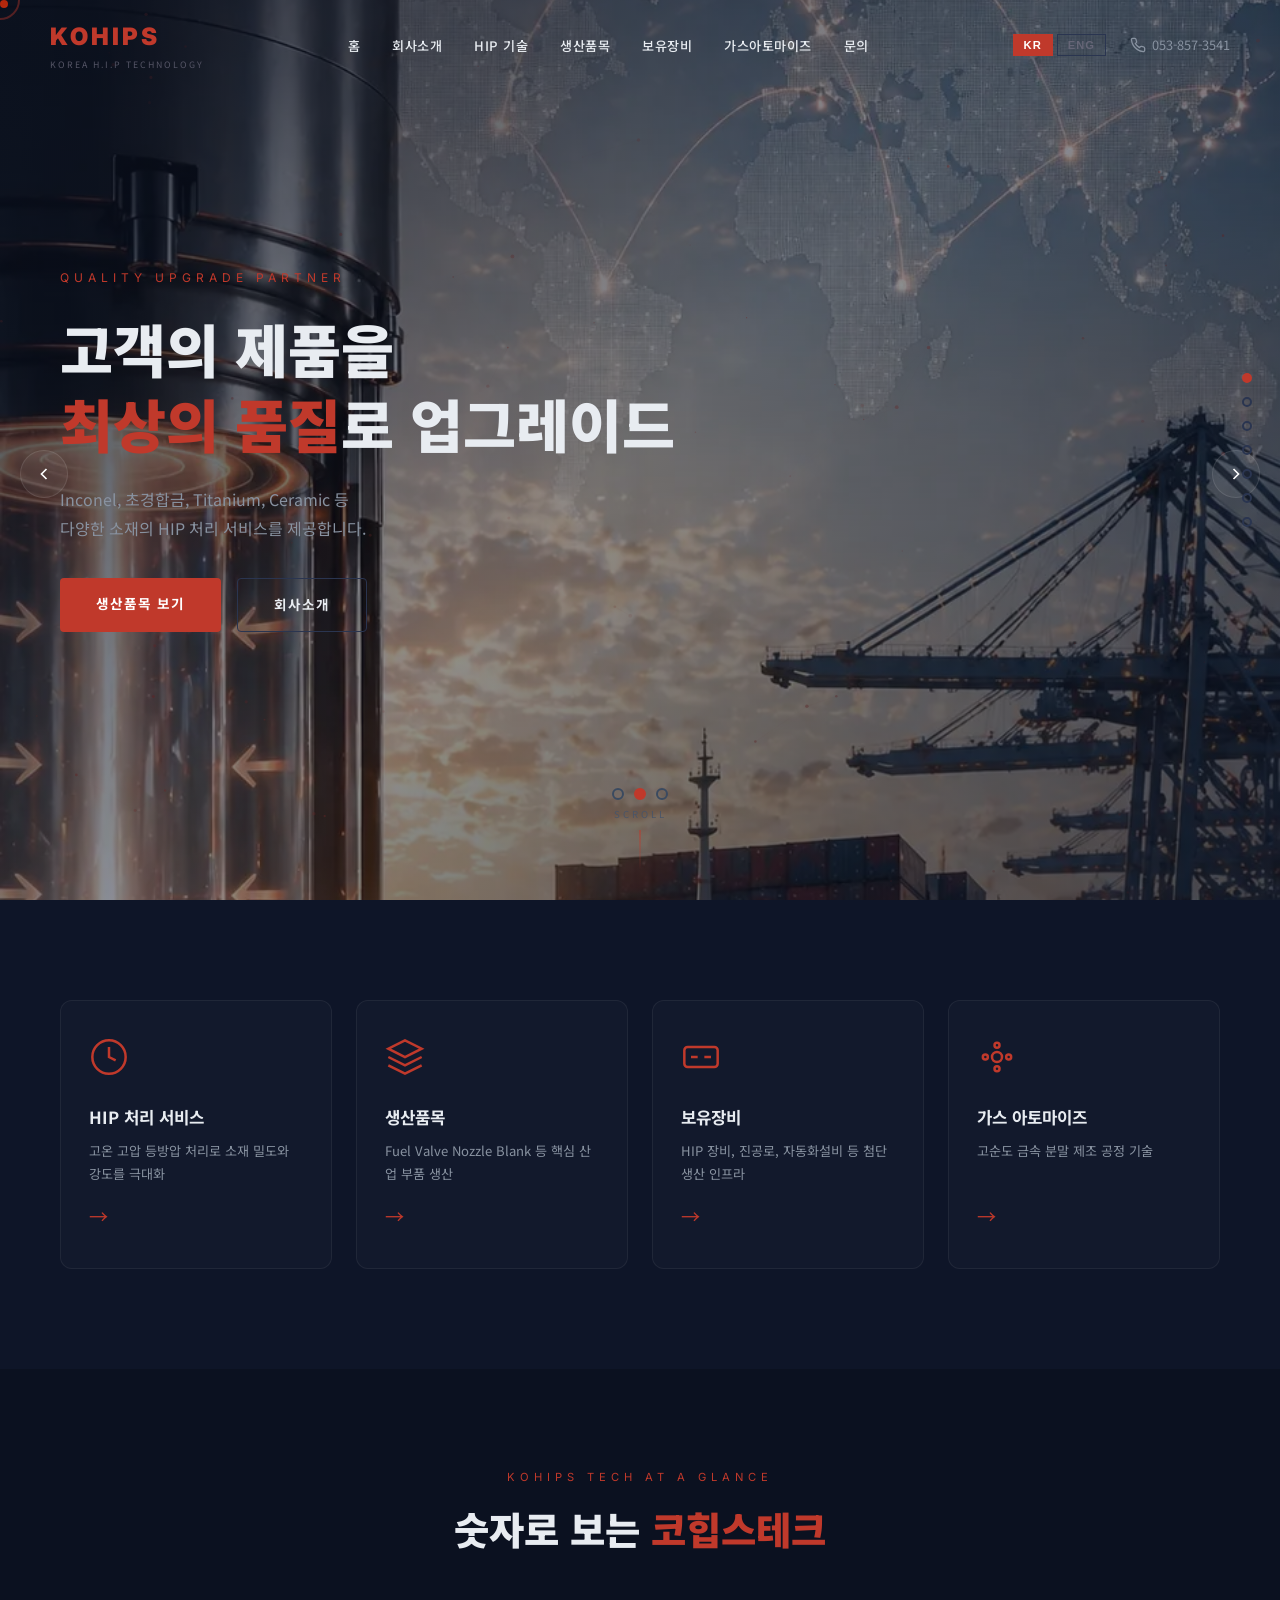
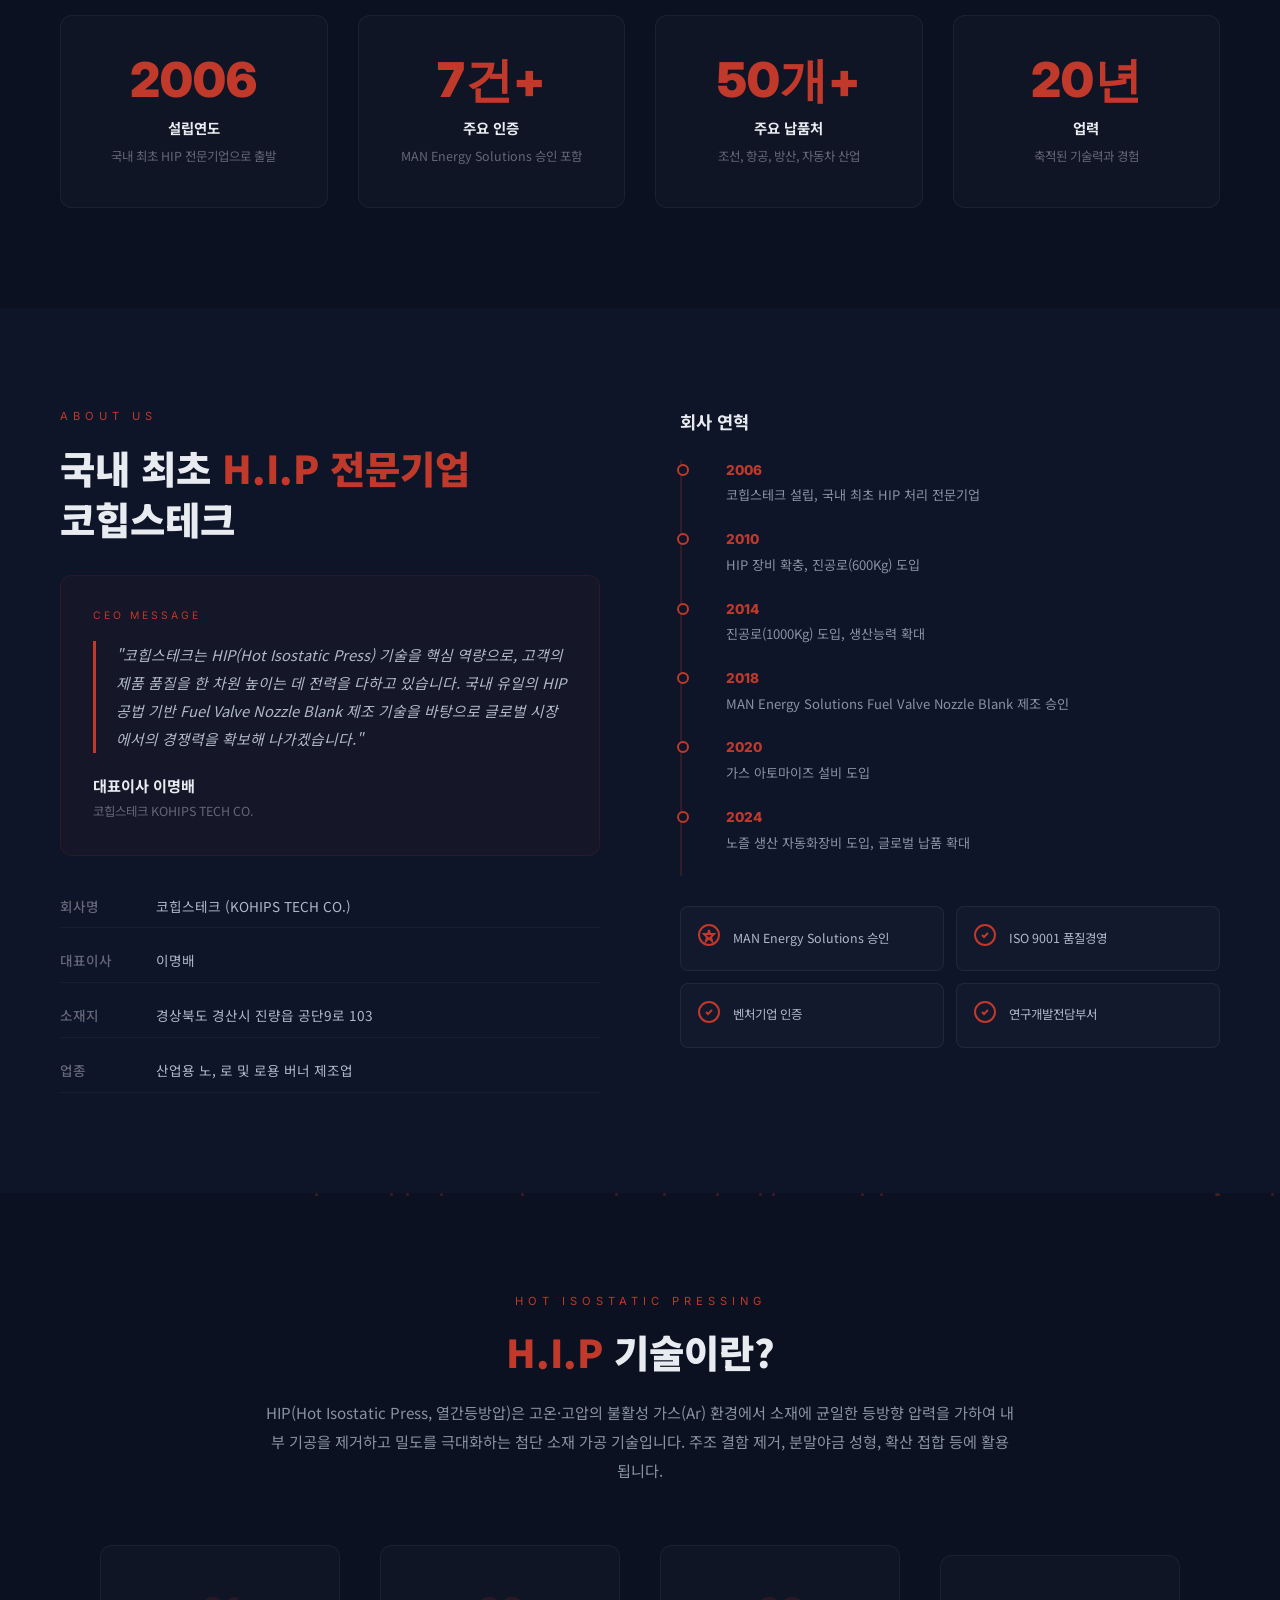
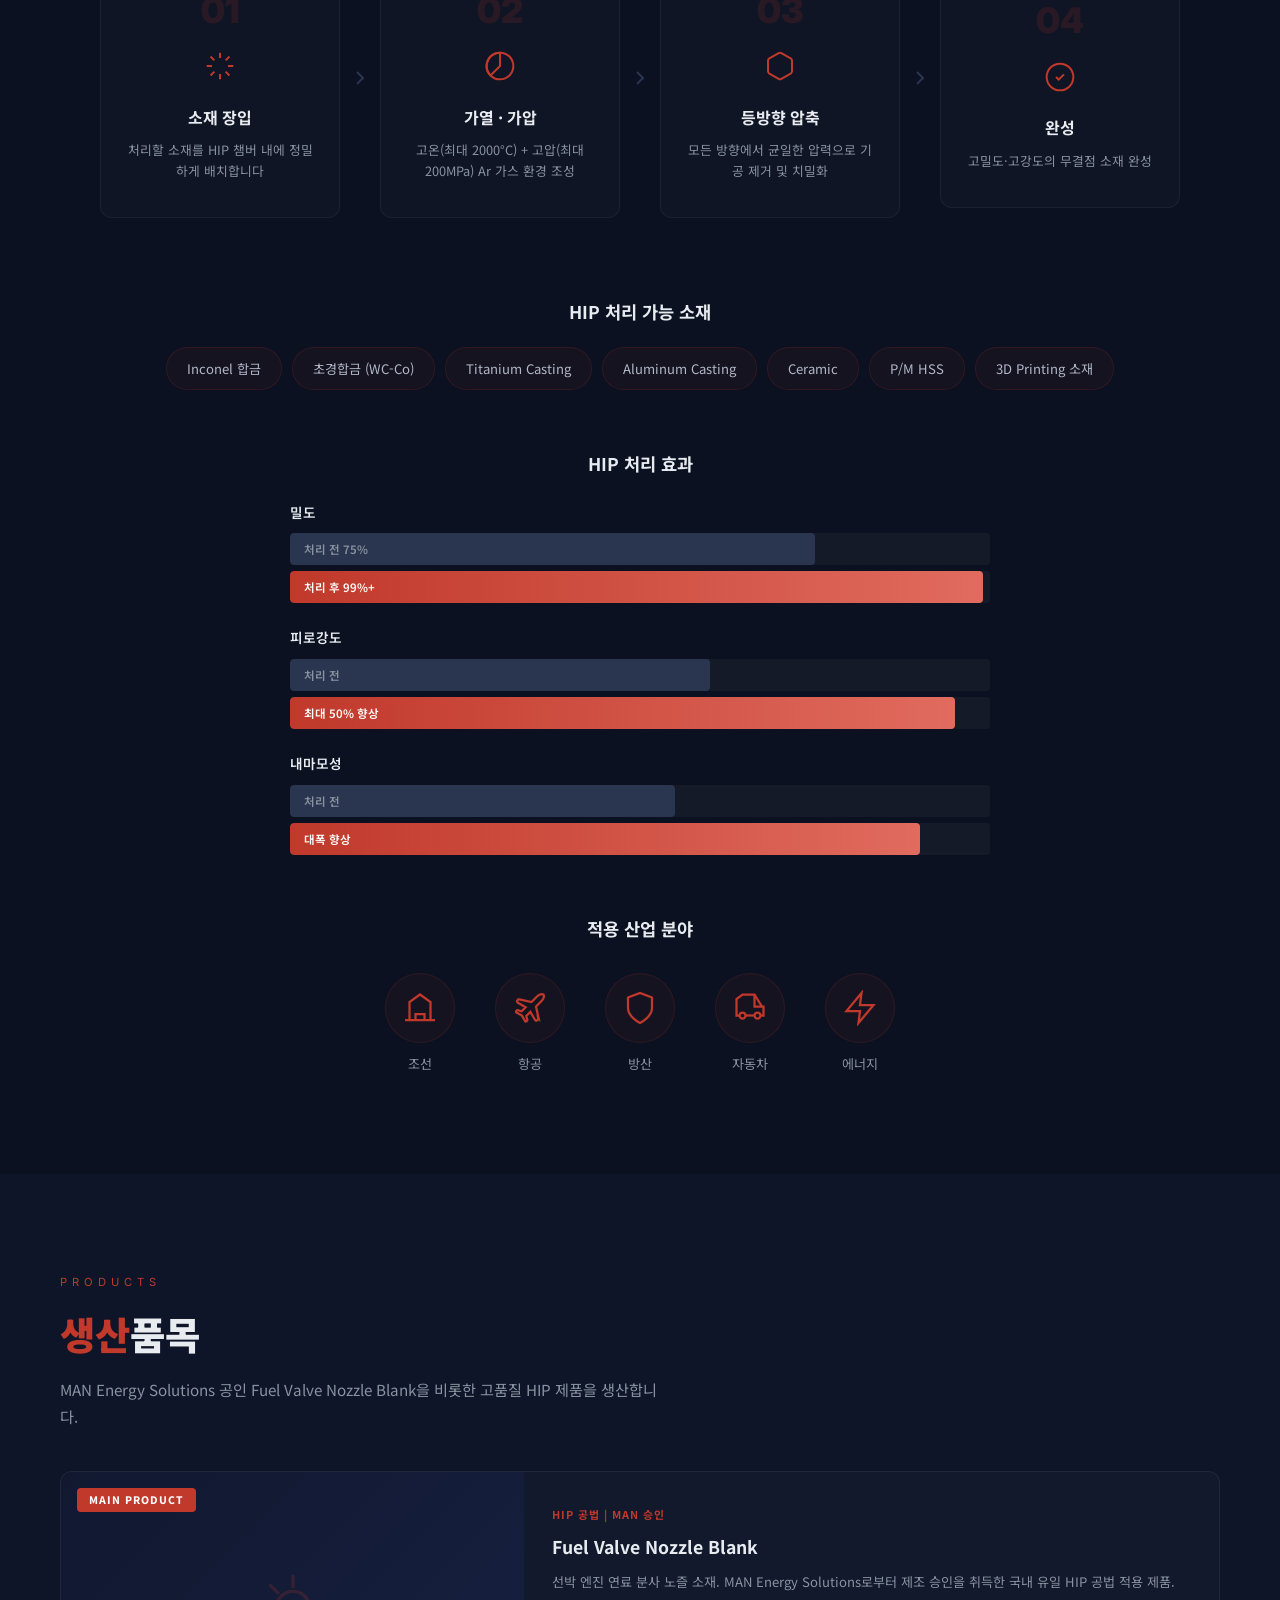
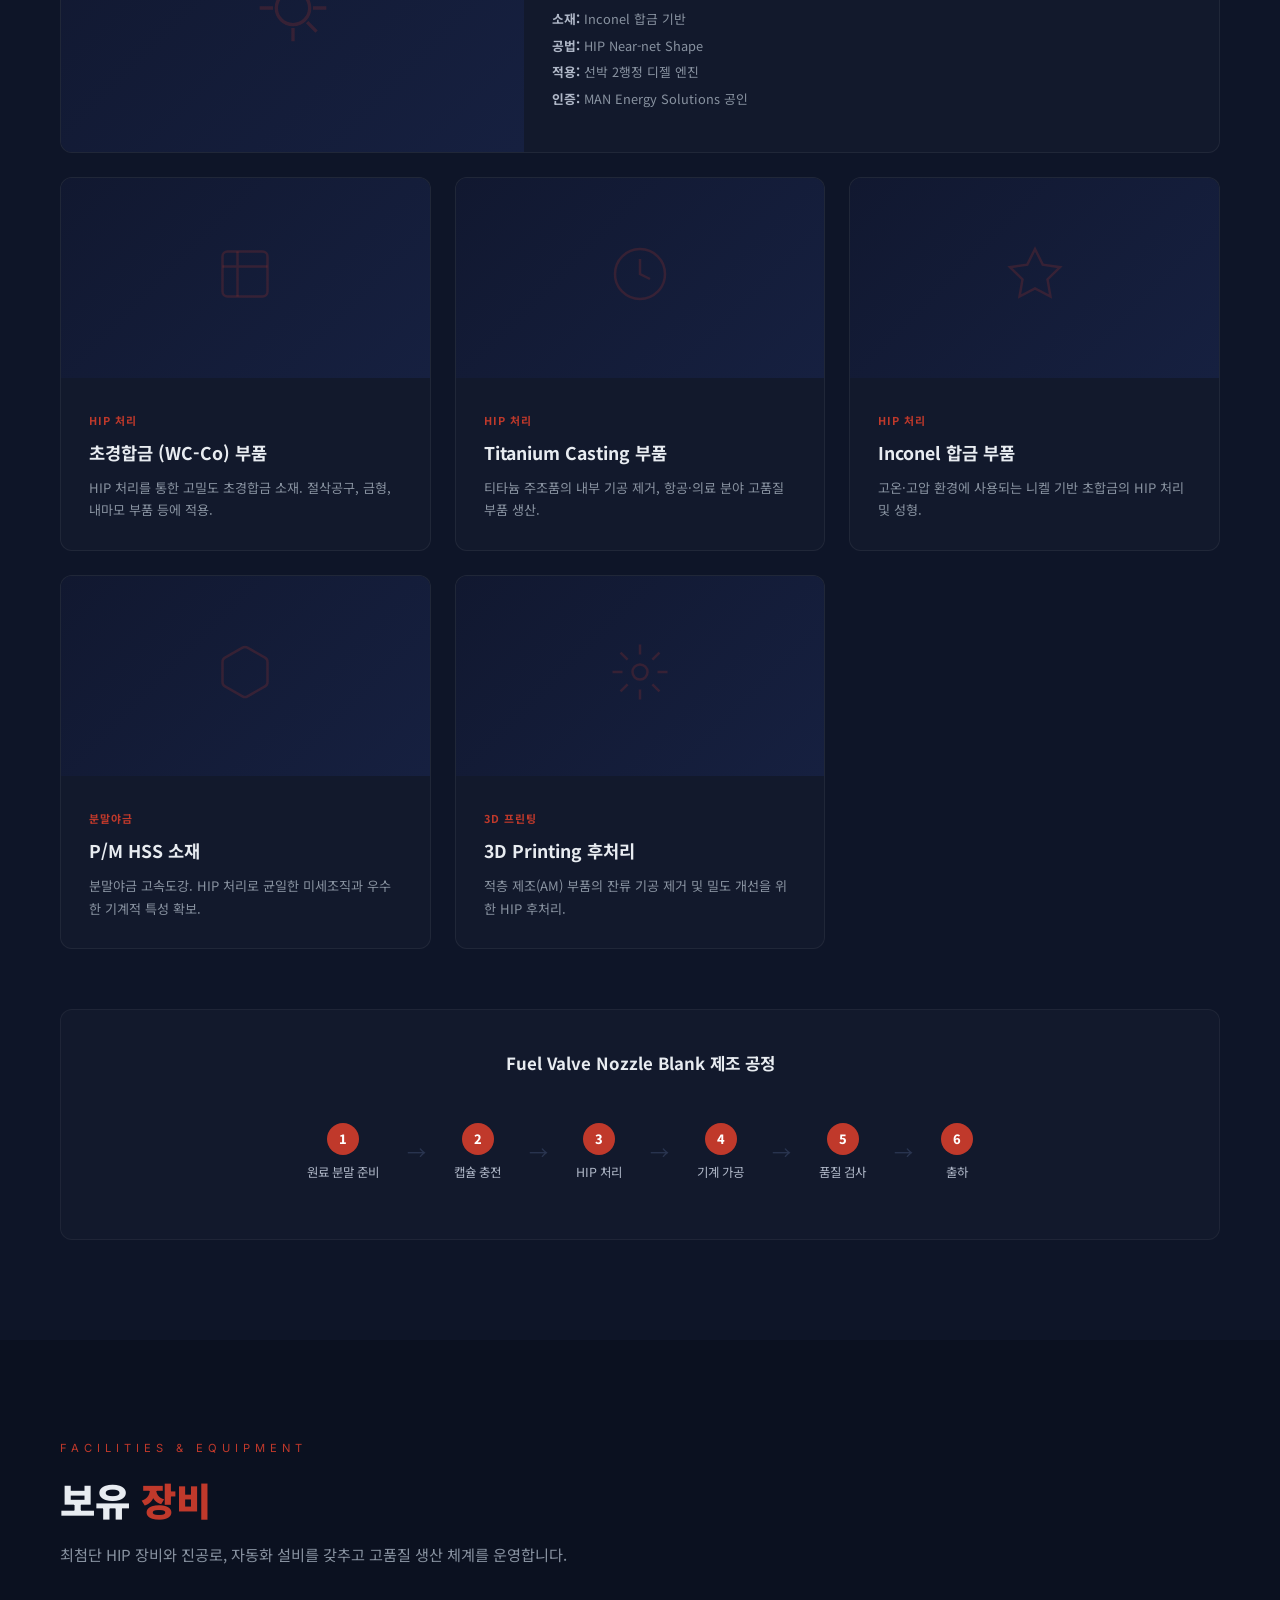
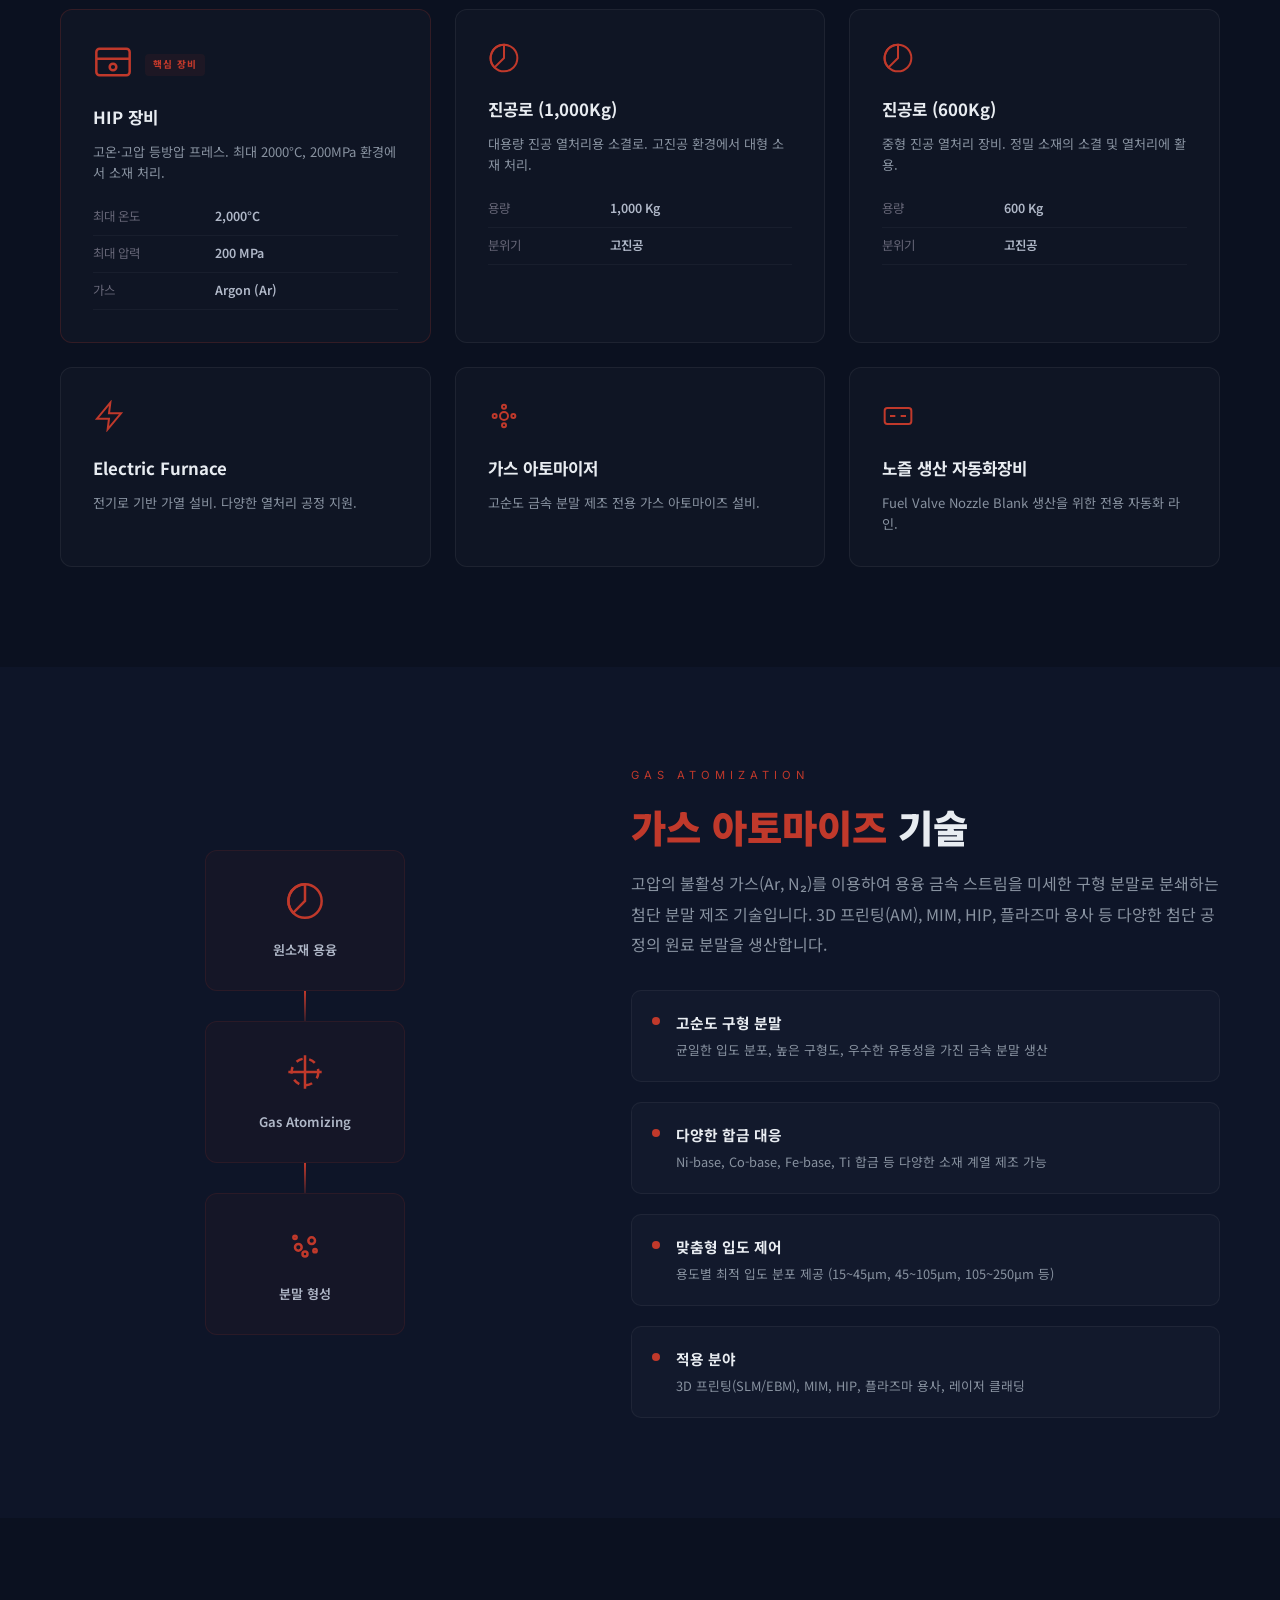
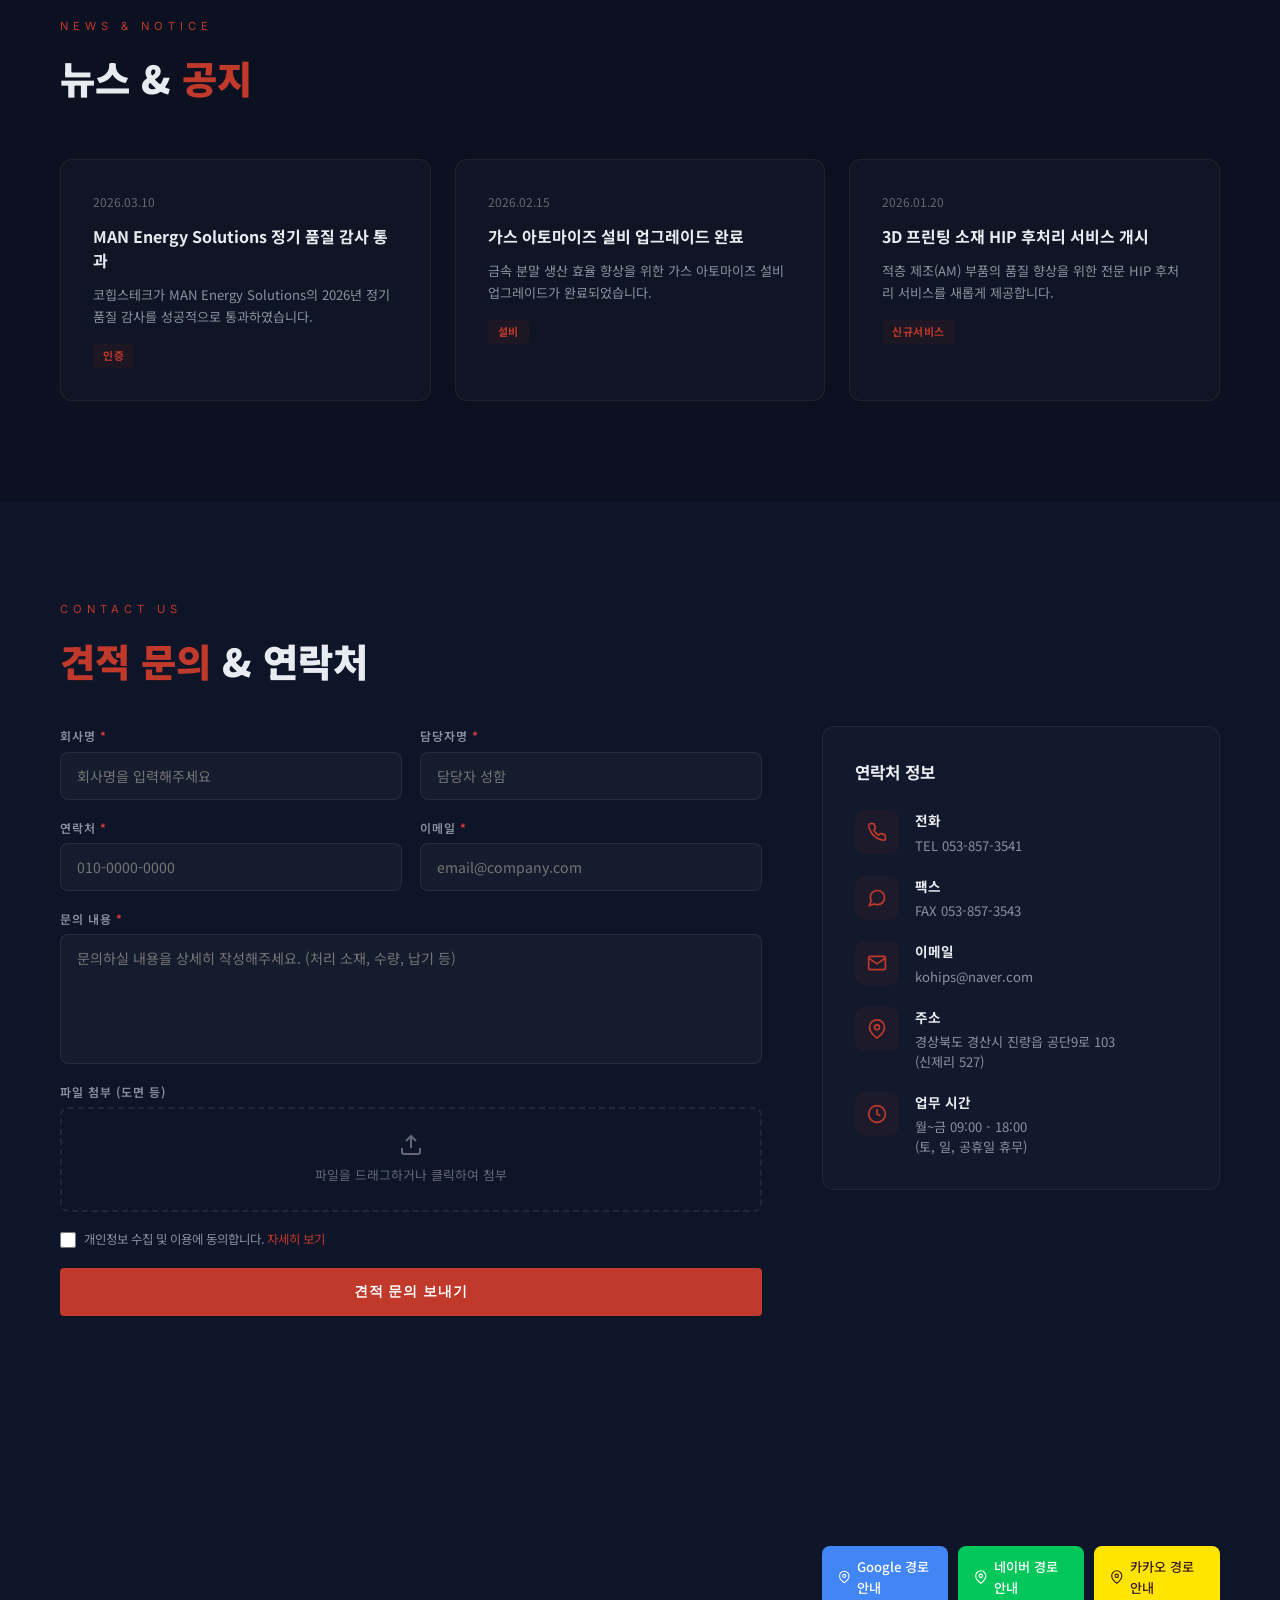
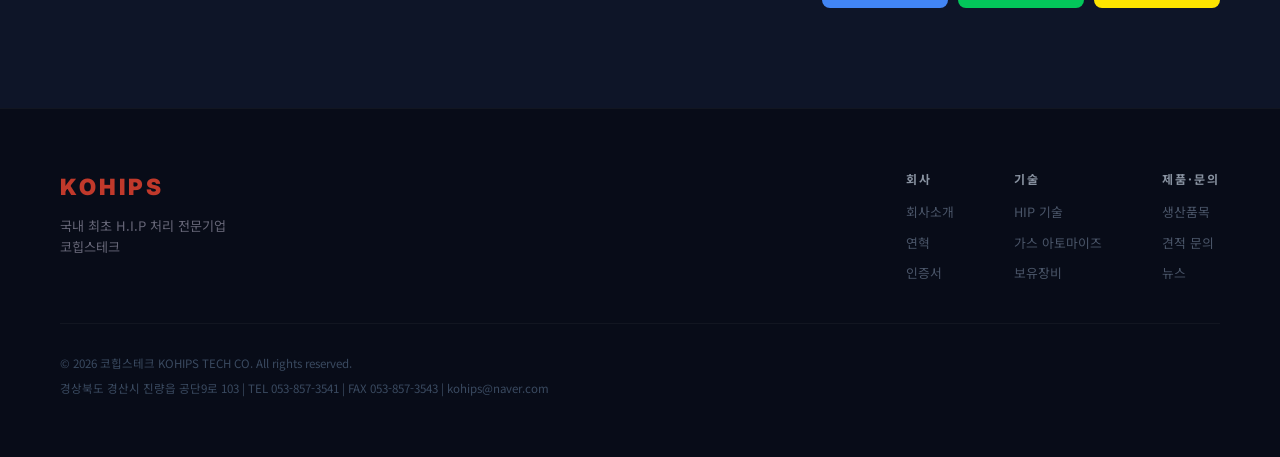
<file: index.html>
<!DOCTYPE html>
<html lang="ko">
<head>
  <meta charset="UTF-8">
  <meta name="viewport" content="width=device-width, initial-scale=1.0">
  <title>코힙스테크 | 국내 최초 H.I.P 처리 전문기업 - KOHIPS TECH</title>
  <meta name="description" content="코힙스테크는 국내 최초 HIP(Hot Isostatic Press) 처리 전문기업입니다. Fuel Valve Nozzle Blank 생산, 가스아토마이즈, 진공로 운영.">
  <meta name="keywords" content="HIP처리, Hot Isostatic Press, 연료분사노즐, Fuel Valve Nozzle, 코힙스테크, 경산 제조, 가스아토마이즈">
  <meta property="og:title" content="코힙스테크 KOHIPS TECH - 국내 최초 HIP 전문기업">
  <meta property="og:description" content="HIP 처리, Fuel Valve Nozzle Blank, 가스아토마이즈 전문기업">
  <link rel="preconnect" href="https://fonts.googleapis.com">
  <link href="https://fonts.googleapis.com/css2?family=Noto+Sans+KR:wght@300;400;500;700;900&family=Inter:wght@300;400;500;600;700;800;900&display=swap" rel="stylesheet">
  <link rel="stylesheet" href="styles.css">
  <link rel="canonical" href="https://kohipstech.com">
  <meta property="og:url" content="https://kohipstech.com">
  <meta property="og:type" content="website">
  <meta property="og:image" content="https://kohipstech.com/assets/og-image.png">
  <meta property="og:locale" content="ko_KR">
  <meta name="robots" content="index, follow">

  <!-- Twitter Card -->
  <meta name="twitter:card" content="summary_large_image">
  <meta name="twitter:title" content="코힙스테크 KOHIPS TECH - 국내 최초 HIP 전문기업">
  <meta name="twitter:description" content="코힙스테크는 국내 최초 HIP(Hot Isostatic Press) 처리 전문기업입니다. Fuel Valve Nozzle Blank 생산, 가스아토마이즈, 진공로 운영.">
  <meta name="twitter:image" content="https://kohipstech.com/assets/og-image.png">
  <meta property="og:site_name" content="코힙스테크 KOHIPS TECH">

  <!-- JSON-LD Structured Data -->
  <script type="application/ld+json">
  {
    "@context": "https://schema.org",
    "@type": "LocalBusiness",
    "name": "코힙스테크 (KOHIPS TECH CO.)",
    "alternateName": "KOHIPS TECH",
    "url": "https://kohipstech.com",
    "logo": "https://kohipstech.com/assets/og-image.png",
    "image": "https://kohipstech.com/assets/og-image.png",
    "description": "국내 최초 HIP(Hot Isostatic Press) 처리 전문기업. Fuel Valve Nozzle Blank 생산, 가스아토마이즈, 진공로 운영.",
    "telephone": "+82-53-857-3541",
    "faxNumber": "+82-53-857-3543",
    "email": "kohips@naver.com",
    "address": {
      "@type": "PostalAddress",
      "streetAddress": "진량읍 공단9로 103 (신제리 527)",
      "addressLocality": "경산시",
      "addressRegion": "경상북도",
      "addressCountry": "KR"
    },
    "geo": {
      "@type": "GeoCoordinates",
      "latitude": 35.8284,
      "longitude": 128.7445
    },
    "sameAs": ["https://kohipstech.com"],
    "hasOfferCatalog": {
      "@type": "OfferCatalog",
      "name": "주요 서비스",
      "itemListElement": [
        { "@type": "Offer", "itemOffered": { "@type": "Service", "name": "HIP 처리 (Hot Isostatic Press)" } },
        { "@type": "Offer", "itemOffered": { "@type": "Service", "name": "Fuel Valve Nozzle Blank 생산" } },
        { "@type": "Offer", "itemOffered": { "@type": "Service", "name": "가스아토마이즈 (Gas Atomize)" } }
      ]
    }
  }
  </script>

  <!-- Google Analytics 4 -->
  <script async src="https://www.googletagmanager.com/gtag/js?id=G-EQELRNXZBE"></script>
  <script>
    window.dataLayer = window.dataLayer || [];
    function gtag(){dataLayer.push(arguments);}
    gtag('js', new Date());
    gtag('config', 'G-EQELRNXZBE', {
      page_title: document.title,
      page_location: window.location.href,
      send_page_view: true,
      cookie_flags: 'SameSite=None;Secure'
    });
  </script>
</head>
<body>
  <!-- Loader -->
  <div class="loader" id="loader">
    <div class="loader-logo">KOHIPS</div>
    <div class="loader-sub">KOREA H.I.P TECHNOLOGY</div>
    <div class="loader-bar"><div class="loader-bar-fill" id="loaderFill"></div></div>
  </div>

  <!-- Custom Cursor -->
  <div class="cursor-dot" id="cursorDot"></div>
  <div class="cursor-ring" id="cursorRing"></div>

  <!-- Navigation -->
  <nav class="navbar" id="navbar">
    <a href="#hero" class="logo">
      <strong>KOHIPS</strong>
      <span>KOREA H.I.P TECHNOLOGY</span>
    </a>
    <ul class="nav-links">
      <li><a href="#hero" data-nav data-i18n="nav_home">홈</a></li>
      <li><a href="#about" data-nav data-i18n="nav_about">회사소개</a></li>
      <li><a href="#hip" data-nav data-i18n="nav_hip">HIP 기술</a></li>
      <li><a href="#products" data-nav data-i18n="nav_products">생산품목</a></li>
      <li><a href="#equipment" data-nav data-i18n="nav_equipment">보유장비</a></li>
      <li><a href="#atomize" data-nav data-i18n="nav_atomize">가스아토마이즈</a></li>
      <li><a href="#contact" data-nav data-i18n="nav_contact">문의</a></li>
    </ul>
    <div class="nav-right">
      <div class="lang-switch" id="langSwitch">
        <button class="lang-btn active" data-lang="ko">KR</button>
        <button class="lang-btn" data-lang="en">ENG</button>
      </div>
      <div class="nav-phone">
        <svg width="16" height="16" viewBox="0 0 24 24" fill="none" stroke="currentColor" stroke-width="2"><path d="M22 16.92v3a2 2 0 01-2.18 2 19.79 19.79 0 01-8.63-3.07 19.5 19.5 0 01-6-6 19.79 19.79 0 01-3.07-8.67A2 2 0 014.11 2h3a2 2 0 012 1.72c.127.96.361 1.903.7 2.81a2 2 0 01-.45 2.11L8.09 9.91a16 16 0 006 6l1.27-1.27a2 2 0 012.11-.45c.907.339 1.85.573 2.81.7A2 2 0 0122 16.92z"/></svg>
        053-857-3541
      </div>
    </div>
    <div class="hamburger" id="hamburger">
      <span></span><span></span><span></span>
    </div>
  </nav>

  <!-- Mobile Menu -->
  <div class="mobile-menu" id="mobileMenu">
    <nav>
      <a href="#hero" onclick="closeMobile()" data-i18n="nav_home">홈</a>
      <a href="#about" onclick="closeMobile()" data-i18n="nav_about">회사소개</a>
      <a href="#hip" onclick="closeMobile()" data-i18n="nav_hip">HIP 기술</a>
      <a href="#products" onclick="closeMobile()" data-i18n="nav_products">생산품목</a>
      <a href="#equipment" onclick="closeMobile()" data-i18n="nav_equipment">보유장비</a>
      <a href="#atomize" onclick="closeMobile()" data-i18n="nav_atomize">가스아토마이즈</a>
      <a href="#contact" onclick="closeMobile()" data-i18n="nav_contact">문의</a>
    </nav>
  </div>

  <!-- Side Dots -->
  <div class="side-dots" id="sideDots">
    <div class="side-dot active" data-target="hero"><span class="side-dot-label" data-i18n="dot_home">홈</span></div>
    <div class="side-dot" data-target="about"><span class="side-dot-label" data-i18n="dot_about">회사소개</span></div>
    <div class="side-dot" data-target="hip"><span class="side-dot-label" data-i18n="dot_hip">HIP 기술</span></div>
    <div class="side-dot" data-target="products"><span class="side-dot-label" data-i18n="dot_products">생산품목</span></div>
    <div class="side-dot" data-target="equipment"><span class="side-dot-label" data-i18n="dot_equipment">보유장비</span></div>
    <div class="side-dot" data-target="atomize"><span class="side-dot-label" data-i18n="dot_atomize">가스아토마이즈</span></div>
    <div class="side-dot" data-target="contact"><span class="side-dot-label" data-i18n="dot_contact">문의</span></div>
  </div>

  <!-- ==================== HERO ==================== -->
  <section id="hero">
    <div class="hero-bg">
      <picture class="hero-picture">
        <source media="(max-width: 768px)"  srcset="assets/hero-mobile.webp"  type="image/webp">
        <source media="(max-width: 768px)"  srcset="assets/hero-mobile.jpg"   type="image/jpeg">
        <source media="(max-width: 1024px)" srcset="assets/hero-tablet.webp"  type="image/webp">
        <source media="(max-width: 1024px)" srcset="assets/hero-tablet.jpg"   type="image/jpeg">
        <source srcset="assets/hero-desktop.webp" type="image/webp">
        <img src="assets/hero-desktop.jpg" alt="HIP processing chamber and global logistics" loading="eager" fetchpriority="high">
      </picture>
      <canvas id="heroCanvas"></canvas>
    </div>
    <div class="hero-overlay"></div>

    <!-- Hero Slider -->
    <div class="hero-slides">
      <div class="hero-slide active" data-slide="0">
        <div class="hero-content">
          <p class="hero-label reveal-hero">KOREA'S FIRST HIP SPECIALIST</p>
          <h1 class="hero-title reveal-hero" data-i18n-html="hero_0_title">
            <span class="line">국내 최초</span>
            <span class="line"><em>H.I.P 처리</em> 전문기업</span>
          </h1>
          <p class="hero-desc reveal-hero" data-i18n-html="hero_0_desc">
            Hot Isostatic Press 기술로 소재의 한계를 넘어,<br>
            최고 품질의 산업용 부품을 생산합니다.
          </p>
          <div class="hero-cta reveal-hero">
            <a href="#contact" class="btn-primary magnetic" data-i18n="hero_0_cta1">견적 문의하기</a>
            <a href="#hip" class="btn-outline magnetic" data-i18n="hero_0_cta2">HIP 기술 알아보기</a>
          </div>
        </div>
      </div>
      <div class="hero-slide" data-slide="1">
        <div class="hero-content">
          <p class="hero-label">QUALITY UPGRADE PARTNER</p>
          <h1 class="hero-title" data-i18n-html="hero_1_title">
            <span class="line">고객의 제품을</span>
            <span class="line"><em>최상의 품질</em>로 업그레이드</span>
          </h1>
          <p class="hero-desc" data-i18n-html="hero_1_desc">
            Inconel, 초경합금, Titanium, Ceramic 등<br>
            다양한 소재의 HIP 처리 서비스를 제공합니다.
          </p>
          <div class="hero-cta">
            <a href="#products" class="btn-primary magnetic" data-i18n="hero_1_cta1">생산품목 보기</a>
            <a href="#about" class="btn-outline magnetic" data-i18n="hero_1_cta2">회사소개</a>
          </div>
        </div>
      </div>
      <div class="hero-slide" data-slide="2">
        <div class="hero-content">
          <p class="hero-label">MAN ENERGY SOLUTIONS APPROVED</p>
          <h1 class="hero-title" data-i18n-html="hero_2_title">
            <span class="line">MAN Energy Solutions 공인</span>
            <span class="line"><em>Fuel Valve Nozzle</em> Blank 생산</span>
          </h1>
          <p class="hero-desc" data-i18n-html="hero_2_desc">
            국내 유일 HIP 공법 적용 연료분사 노즐 블랭크 제조.<br>
            선박 엔진의 핵심 부품을 공급합니다.
          </p>
          <div class="hero-cta">
            <a href="#products" class="btn-primary magnetic" data-i18n="hero_2_cta1">제품 상세보기</a>
            <a href="#contact" class="btn-outline magnetic" data-i18n="hero_2_cta2">문의하기</a>
          </div>
        </div>
      </div>
    </div>

    <div class="hero-slider-nav">
      <button class="slider-dot active" data-slide="0"></button>
      <button class="slider-dot" data-slide="1"></button>
      <button class="slider-dot" data-slide="2"></button>
    </div>
    <button class="hero-arrow hero-arrow-left" id="heroPrev">
      <svg width="20" height="20" viewBox="0 0 24 24" fill="none" stroke="currentColor" stroke-width="2"><polyline points="15 18 9 12 15 6"/></svg>
    </button>
    <button class="hero-arrow hero-arrow-right" id="heroNext">
      <svg width="20" height="20" viewBox="0 0 24 24" fill="none" stroke="currentColor" stroke-width="2"><polyline points="9 18 15 12 9 6"/></svg>
    </button>
    <div class="hero-scroll">
      <span>SCROLL</span>
      <div class="scroll-line"></div>
    </div>
  </section>

  <!-- ==================== SERVICE CARDS ==================== -->
  <section id="services" class="section-compact">
    <div class="section-inner">
      <div class="service-cards">
        <a href="#hip" class="service-card reveal">
          <div class="service-icon">
            <svg width="40" height="40" viewBox="0 0 24 24" fill="none" stroke="currentColor" stroke-width="1.5"><circle cx="12" cy="12" r="10"/><path d="M12 6v6l4 2"/></svg>
          </div>
          <h3 data-i18n="svc_hip_title">HIP 처리 서비스</h3>
          <p data-i18n="svc_hip_desc">고온 고압 등방압 처리로 소재 밀도와 강도를 극대화</p>
          <span class="service-arrow">&rarr;</span>
        </a>
        <a href="#products" class="service-card reveal reveal-delay-1">
          <div class="service-icon">
            <svg width="40" height="40" viewBox="0 0 24 24" fill="none" stroke="currentColor" stroke-width="1.5"><path d="M12 2L2 7l10 5 10-5-10-5z"/><path d="M2 17l10 5 10-5"/><path d="M2 12l10 5 10-5"/></svg>
          </div>
          <h3 data-i18n="svc_products_title">생산품목</h3>
          <p data-i18n="svc_products_desc">Fuel Valve Nozzle Blank 등 핵심 산업 부품 생산</p>
          <span class="service-arrow">&rarr;</span>
        </a>
        <a href="#equipment" class="service-card reveal reveal-delay-2">
          <div class="service-icon">
            <svg width="40" height="40" viewBox="0 0 24 24" fill="none" stroke="currentColor" stroke-width="1.5"><rect x="2" y="6" width="20" height="12" rx="2"/><path d="M6 12h4"/><path d="M14 12h4"/></svg>
          </div>
          <h3 data-i18n="svc_equip_title">보유장비</h3>
          <p data-i18n="svc_equip_desc">HIP 장비, 진공로, 자동화설비 등 첨단 생산 인프라</p>
          <span class="service-arrow">&rarr;</span>
        </a>
        <a href="#atomize" class="service-card reveal reveal-delay-3">
          <div class="service-icon">
            <svg width="40" height="40" viewBox="0 0 24 24" fill="none" stroke="currentColor" stroke-width="1.5"><circle cx="12" cy="12" r="3"/><circle cx="12" cy="5" r="1.5"/><circle cx="19" cy="12" r="1.5"/><circle cx="5" cy="12" r="1.5"/><circle cx="12" cy="19" r="1.5"/></svg>
          </div>
          <h3 data-i18n="svc_atomize_title">가스 아토마이즈</h3>
          <p data-i18n="svc_atomize_desc">고순도 금속 분말 제조 공정 기술</p>
          <span class="service-arrow">&rarr;</span>
        </a>
      </div>
    </div>
  </section>

  <!-- ==================== NUMBERS ==================== -->
  <section id="numbers" class="section-compact">
    <div class="section-inner">
      <div class="numbers-header">
        <p class="section-label reveal">KOHIPS TECH AT A GLANCE</p>
        <h2 class="section-title reveal reveal-delay-1" data-i18n-html="numbers_title">숫자로 보는 <em>코힙스테크</em></h2>
      </div>
      <div class="numbers-grid">
        <div class="number-item reveal">
          <div class="number-value" data-count="2006">0</div>
          <div class="number-label" data-i18n="num_year_label">설립연도</div>
          <div class="number-desc" data-i18n="num_year_desc">국내 최초 HIP 전문기업으로 출발</div>
        </div>
        <div class="number-item reveal reveal-delay-1">
          <div class="number-value" data-count="7" data-suffix="건+" data-i18n-suffix="num_cert_suffix">0</div>
          <div class="number-label" data-i18n="num_cert_label">주요 인증</div>
          <div class="number-desc" data-i18n="num_cert_desc">MAN Energy Solutions 승인 포함</div>
        </div>
        <div class="number-item reveal reveal-delay-2">
          <div class="number-value" data-count="50" data-suffix="개+" data-i18n-suffix="num_client_suffix">0</div>
          <div class="number-label" data-i18n="num_client_label">주요 납품처</div>
          <div class="number-desc" data-i18n="num_client_desc">조선, 항공, 방산, 자동차 산업</div>
        </div>
        <div class="number-item reveal reveal-delay-3">
          <div class="number-value" data-count="20" data-suffix="년" data-i18n-suffix="num_exp_suffix">0</div>
          <div class="number-label" data-i18n="num_exp_label">업력</div>
          <div class="number-desc" data-i18n="num_exp_desc">축적된 기술력과 경험</div>
        </div>
      </div>
    </div>
  </section>

  <!-- ==================== ABOUT ==================== -->
  <section id="about">
    <div class="section-inner">
      <div class="about-grid">
        <div class="about-left">
          <p class="section-label reveal">ABOUT US</p>
          <h2 class="section-title reveal reveal-delay-1" data-i18n-html="about_title">
            국내 최초 <em>H.I.P 전문기업</em><br>코힙스테크
          </h2>
          <div class="about-ceo reveal reveal-delay-2">
            <div class="ceo-badge">CEO MESSAGE</div>
            <blockquote data-i18n="about_ceo_quote">
              "코힙스테크는 HIP(Hot Isostatic Press) 기술을 핵심 역량으로,
              고객의 제품 품질을 한 차원 높이는 데 전력을 다하고 있습니다.
              국내 유일의 HIP 공법 기반 Fuel Valve Nozzle Blank 제조 기술을 바탕으로
              글로벌 시장에서의 경쟁력을 확보해 나가겠습니다."
            </blockquote>
            <div class="ceo-name">
              <strong data-i18n="about_ceo_name">대표이사 이명배</strong>
              <span data-i18n="about_ceo_co">코힙스테크 KOHIPS TECH CO.</span>
            </div>
          </div>
          <div class="about-info reveal reveal-delay-3">
            <div class="info-item">
              <span class="info-label" data-i18n="about_lbl_company">회사명</span>
              <span class="info-value" data-i18n="about_val_company">코힙스테크 (KOHIPS TECH CO.)</span>
            </div>
            <div class="info-item">
              <span class="info-label" data-i18n="about_lbl_ceo">대표이사</span>
              <span class="info-value" data-i18n="about_val_ceo">이명배</span>
            </div>
            <div class="info-item">
              <span class="info-label" data-i18n="about_lbl_location">소재지</span>
              <span class="info-value" data-i18n="about_val_location">경상북도 경산시 진량읍 공단9로 103</span>
            </div>
            <div class="info-item">
              <span class="info-label" data-i18n="about_lbl_industry">업종</span>
              <span class="info-value" data-i18n="about_val_industry">산업용 노, 로 및 로용 버너 제조업</span>
            </div>
          </div>
        </div>
        <div class="about-right">
          <!-- Timeline -->
          <div class="timeline reveal reveal-delay-2">
            <h3 class="timeline-title" data-i18n="timeline_title">회사 연혁</h3>
            <div class="timeline-track">
              <div class="timeline-item">
                <div class="timeline-year">2006</div>
                <div class="timeline-content" data-i18n="timeline_2006">코힙스테크 설립, 국내 최초 HIP 처리 전문기업</div>
              </div>
              <div class="timeline-item">
                <div class="timeline-year">2010</div>
                <div class="timeline-content" data-i18n="timeline_2010">HIP 장비 확충, 진공로(600Kg) 도입</div>
              </div>
              <div class="timeline-item">
                <div class="timeline-year">2014</div>
                <div class="timeline-content" data-i18n="timeline_2014">진공로(1000Kg) 도입, 생산능력 확대</div>
              </div>
              <div class="timeline-item">
                <div class="timeline-year">2018</div>
                <div class="timeline-content" data-i18n="timeline_2018">MAN Energy Solutions Fuel Valve Nozzle Blank 제조 승인</div>
              </div>
              <div class="timeline-item">
                <div class="timeline-year">2020</div>
                <div class="timeline-content" data-i18n="timeline_2020">가스 아토마이즈 설비 도입</div>
              </div>
              <div class="timeline-item">
                <div class="timeline-year">2024</div>
                <div class="timeline-content" data-i18n="timeline_2024">노즐 생산 자동화장비 도입, 글로벌 납품 확대</div>
              </div>
            </div>
          </div>
          <!-- Certifications -->
          <div class="cert-grid reveal reveal-delay-3">
            <div class="cert-card">
              <div class="cert-icon">
                <svg width="24" height="24" viewBox="0 0 24 24" fill="none" stroke="currentColor" stroke-width="2"><path d="M12 15l-3 3 1-4-3-3h4L12 7l1 4h4l-3 3 1 4z"/><circle cx="12" cy="12" r="10"/></svg>
              </div>
              <span data-i18n="cert_man">MAN Energy Solutions 승인</span>
            </div>
            <div class="cert-card">
              <div class="cert-icon">
                <svg width="24" height="24" viewBox="0 0 24 24" fill="none" stroke="currentColor" stroke-width="2"><path d="M9 12l2 2 4-4"/><circle cx="12" cy="12" r="10"/></svg>
              </div>
              <span data-i18n="cert_iso">ISO 9001 품질경영</span>
            </div>
            <div class="cert-card">
              <div class="cert-icon">
                <svg width="24" height="24" viewBox="0 0 24 24" fill="none" stroke="currentColor" stroke-width="2"><path d="M9 12l2 2 4-4"/><circle cx="12" cy="12" r="10"/></svg>
              </div>
              <span data-i18n="cert_venture">벤처기업 인증</span>
            </div>
            <div class="cert-card">
              <div class="cert-icon">
                <svg width="24" height="24" viewBox="0 0 24 24" fill="none" stroke="currentColor" stroke-width="2"><path d="M9 12l2 2 4-4"/><circle cx="12" cy="12" r="10"/></svg>
              </div>
              <span data-i18n="cert_rnd">연구개발전담부서</span>
            </div>
          </div>
        </div>
      </div>
    </div>
  </section>

  <!-- ==================== HIP TECHNOLOGY ==================== -->
  <section id="hip">
    <div class="floating-particles" id="hipParticles"></div>
    <div class="section-inner">
      <div class="hip-header">
        <p class="section-label reveal">HOT ISOSTATIC PRESSING</p>
        <h2 class="section-title reveal reveal-delay-1" data-i18n-html="hip_title"><em>H.I.P</em> 기술이란?</h2>
        <p class="hip-desc reveal reveal-delay-2" data-i18n="hip_desc">
          HIP(Hot Isostatic Press, 열간등방압)은 고온·고압의 불활성 가스(Ar) 환경에서
          소재에 균일한 등방향 압력을 가하여 내부 기공을 제거하고 밀도를 극대화하는
          첨단 소재 가공 기술입니다. 주조 결함 제거, 분말야금 성형, 확산 접합 등에 활용됩니다.
        </p>
      </div>

      <!-- HIP Process Steps -->
      <div class="hip-process">
        <div class="hip-step reveal">
          <div class="hip-step-num">01</div>
          <div class="hip-step-icon-wrap">
            <svg width="32" height="32" viewBox="0 0 24 24" fill="none" stroke="currentColor" stroke-width="1.5"><path d="M12 2v4M12 18v4M4.93 4.93l2.83 2.83M16.24 16.24l2.83 2.83M2 12h4M18 12h4M4.93 19.07l2.83-2.83M16.24 7.76l2.83-2.83"/></svg>
          </div>
          <h3 data-i18n="hip_step1_title">소재 장입</h3>
          <p data-i18n="hip_step1_desc">처리할 소재를 HIP 챔버 내에 정밀하게 배치합니다</p>
        </div>
        <div class="hip-step-arrow reveal reveal-delay-1">
          <svg width="24" height="24" viewBox="0 0 24 24" fill="none" stroke="currentColor" stroke-width="2"><polyline points="9 18 15 12 9 6"/></svg>
        </div>
        <div class="hip-step reveal reveal-delay-1">
          <div class="hip-step-num">02</div>
          <div class="hip-step-icon-wrap">
            <svg width="32" height="32" viewBox="0 0 24 24" fill="none" stroke="currentColor" stroke-width="1.5"><path d="M12 2a10 10 0 00-7.07 17.07L12 12V2z"/><circle cx="12" cy="12" r="10"/></svg>
          </div>
          <h3 data-i18n="hip_step2_title">가열 · 가압</h3>
          <p data-i18n="hip_step2_desc">고온(최대 2000°C) + 고압(최대 200MPa) Ar 가스 환경 조성</p>
        </div>
        <div class="hip-step-arrow reveal reveal-delay-2">
          <svg width="24" height="24" viewBox="0 0 24 24" fill="none" stroke="currentColor" stroke-width="2"><polyline points="9 18 15 12 9 6"/></svg>
        </div>
        <div class="hip-step reveal reveal-delay-2">
          <div class="hip-step-num">03</div>
          <div class="hip-step-icon-wrap">
            <svg width="32" height="32" viewBox="0 0 24 24" fill="none" stroke="currentColor" stroke-width="1.5"><path d="M21 16V8a2 2 0 00-1-1.73l-7-4a2 2 0 00-2 0l-7 4A2 2 0 003 8v8a2 2 0 001 1.73l7 4a2 2 0 002 0l7-4A2 2 0 0021 16z"/></svg>
          </div>
          <h3 data-i18n="hip_step3_title">등방향 압축</h3>
          <p data-i18n="hip_step3_desc">모든 방향에서 균일한 압력으로 기공 제거 및 치밀화</p>
        </div>
        <div class="hip-step-arrow reveal reveal-delay-3">
          <svg width="24" height="24" viewBox="0 0 24 24" fill="none" stroke="currentColor" stroke-width="2"><polyline points="9 18 15 12 9 6"/></svg>
        </div>
        <div class="hip-step reveal reveal-delay-3">
          <div class="hip-step-num">04</div>
          <div class="hip-step-icon-wrap">
            <svg width="32" height="32" viewBox="0 0 24 24" fill="none" stroke="currentColor" stroke-width="1.5"><path d="M9 12l2 2 4-4"/><circle cx="12" cy="12" r="10"/></svg>
          </div>
          <h3 data-i18n="hip_step4_title">완성</h3>
          <p data-i18n="hip_step4_desc">고밀도·고강도의 무결점 소재 완성</p>
        </div>
      </div>

      <!-- Treatable Materials -->
      <div class="hip-materials">
        <h3 class="reveal" data-i18n="hip_materials_title">HIP 처리 가능 소재</h3>
        <div class="material-tags reveal reveal-delay-1">
          <span class="material-tag" data-i18n="mat_inconel">Inconel 합금</span>
          <span class="material-tag" data-i18n="mat_wc">초경합금 (WC-Co)</span>
          <span class="material-tag" data-i18n="mat_ti">Titanium Casting</span>
          <span class="material-tag" data-i18n="mat_al">Aluminum Casting</span>
          <span class="material-tag" data-i18n="mat_ceramic">Ceramic</span>
          <span class="material-tag" data-i18n="mat_pmhss">P/M HSS</span>
          <span class="material-tag" data-i18n="mat_3dp">3D Printing 소재</span>
        </div>
      </div>

      <!-- Before/After -->
      <div class="hip-comparison reveal">
        <h3 data-i18n="hip_comparison_title">HIP 처리 효과</h3>
        <div class="comparison-grid">
          <div class="comparison-item">
            <div class="comparison-bar-wrap">
              <div class="comparison-label" data-i18n="comp_density">밀도</div>
              <div class="comparison-bars">
                <div class="bar-before"><div class="bar-fill" style="width:75%" data-i18n="comp_before_density">처리 전 75%</div></div>
                <div class="bar-after"><div class="bar-fill" style="width:99%" data-i18n="comp_after_density">처리 후 99%+</div></div>
              </div>
            </div>
          </div>
          <div class="comparison-item">
            <div class="comparison-bar-wrap">
              <div class="comparison-label" data-i18n="comp_fatigue">피로강도</div>
              <div class="comparison-bars">
                <div class="bar-before"><div class="bar-fill" style="width:60%" data-i18n="comp_before_fatigue">처리 전</div></div>
                <div class="bar-after"><div class="bar-fill" style="width:95%" data-i18n="comp_after_fatigue">최대 50% 향상</div></div>
              </div>
            </div>
          </div>
          <div class="comparison-item">
            <div class="comparison-bar-wrap">
              <div class="comparison-label" data-i18n="comp_wear">내마모성</div>
              <div class="comparison-bars">
                <div class="bar-before"><div class="bar-fill" style="width:55%" data-i18n="comp_before_wear">처리 전</div></div>
                <div class="bar-after"><div class="bar-fill" style="width:90%" data-i18n="comp_after_wear">대폭 향상</div></div>
              </div>
            </div>
          </div>
        </div>
      </div>

      <!-- Application Industries -->
      <div class="hip-industries reveal">
        <h3 data-i18n="hip_industries_title">적용 산업 분야</h3>
        <div class="industry-icons">
          <div class="industry-item">
            <div class="industry-icon">
              <svg width="36" height="36" viewBox="0 0 24 24" fill="none" stroke="currentColor" stroke-width="1.5"><path d="M2 20h20M5 20V8l7-5 7 5v12"/><path d="M9 20v-4h6v4"/></svg>
            </div>
            <span data-i18n="ind_ship">조선</span>
          </div>
          <div class="industry-item">
            <div class="industry-icon">
              <svg width="36" height="36" viewBox="0 0 24 24" fill="none" stroke="currentColor" stroke-width="1.5"><path d="M17.8 19.2L16 11l3.5-3.5C21 6 21.5 4 21 3c-1-.5-3 0-4.5 1.5L13 8 4.8 6.2c-.5-.1-.9.1-1.1.5l-.3.5c-.2.4-.1.9.3 1.1l5.4 3.2-2.7 2.7L4 13.5c-.4-.1-.8 0-1 .3l-.2.3c-.2.3-.1.7.2.9l3.6 2.1 2.1 3.6c.2.3.6.4.9.2l.3-.2c.3-.2.4-.6.3-1l-.7-2.4 2.7-2.7 3.2 5.4c.2.4.7.5 1.1.3l.5-.3c.4-.2.6-.6.5-1.1z"/></svg>
            </div>
            <span data-i18n="ind_aero">항공</span>
          </div>
          <div class="industry-item">
            <div class="industry-icon">
              <svg width="36" height="36" viewBox="0 0 24 24" fill="none" stroke="currentColor" stroke-width="1.5"><path d="M12 22s8-4 8-10V5l-8-3-8 3v7c0 6 8 10 8 10z"/></svg>
            </div>
            <span data-i18n="ind_defense">방산</span>
          </div>
          <div class="industry-item">
            <div class="industry-icon">
              <svg width="36" height="36" viewBox="0 0 24 24" fill="none" stroke="currentColor" stroke-width="1.5"><circle cx="7" cy="17" r="2"/><circle cx="17" cy="17" r="2"/><path d="M5 17H3V6l4-3h8l5 8h1v6h-2"/><path d="M9 17h6"/><path d="M15 3v8h5"/></svg>
            </div>
            <span data-i18n="ind_auto">자동차</span>
          </div>
          <div class="industry-item">
            <div class="industry-icon">
              <svg width="36" height="36" viewBox="0 0 24 24" fill="none" stroke="currentColor" stroke-width="1.5"><path d="M13 2L3 14h9l-1 8 10-12h-9l1-8z"/></svg>
            </div>
            <span data-i18n="ind_energy">에너지</span>
          </div>
        </div>
      </div>
    </div>
  </section>

  <!-- ==================== PRODUCTS ==================== -->
  <section id="products">
    <div class="section-inner">
      <p class="section-label reveal">PRODUCTS</p>
      <h2 class="section-title reveal reveal-delay-1" data-i18n-html="products_title"><em>생산</em>품목</h2>
      <p class="section-desc reveal reveal-delay-2" data-i18n="products_desc">
        MAN Energy Solutions 공인 Fuel Valve Nozzle Blank을 비롯한 고품질 HIP 제품을 생산합니다.
      </p>

      <div class="products-grid">
        <!-- Main Product -->
        <div class="product-card product-featured reveal">
          <div class="product-thumb">
            <div class="product-badge">MAIN PRODUCT</div>
            <div class="product-visual">
              <svg width="80" height="80" viewBox="0 0 24 24" fill="none" stroke="currentColor" stroke-width="1"><path d="M12 2v4M12 18v4M4.93 4.93l2.83 2.83M16.24 16.24l2.83 2.83M2 12h4M18 12h4"/><circle cx="12" cy="12" r="5"/></svg>
            </div>
          </div>
          <div class="product-info">
            <span class="product-tag" data-i18n="prod_main_tag">HIP 공법 | MAN 승인</span>
            <h3 data-i18n="prod_main_title">Fuel Valve Nozzle Blank</h3>
            <p data-i18n="prod_main_desc">선박 엔진 연료 분사 노즐 소재. MAN Energy Solutions로부터 제조 승인을 취득한 국내 유일 HIP 공법 적용 제품.</p>
            <ul class="product-specs">
              <li data-i18n-html="prod_main_spec1"><strong>소재:</strong> Inconel 합금 기반</li>
              <li data-i18n-html="prod_main_spec2"><strong>공법:</strong> HIP Near-net Shape</li>
              <li data-i18n-html="prod_main_spec3"><strong>적용:</strong> 선박 2행정 디젤 엔진</li>
              <li data-i18n-html="prod_main_spec4"><strong>인증:</strong> MAN Energy Solutions 공인</li>
            </ul>
          </div>
        </div>

        <div class="product-card reveal reveal-delay-1">
          <div class="product-thumb">
            <div class="product-visual">
              <svg width="60" height="60" viewBox="0 0 24 24" fill="none" stroke="currentColor" stroke-width="1"><rect x="3" y="3" width="18" height="18" rx="2"/><path d="M3 9h18M9 3v18"/></svg>
            </div>
          </div>
          <div class="product-info">
            <span class="product-tag" data-i18n="prod_wc_tag">HIP 처리</span>
            <h3 data-i18n="prod_wc_title">초경합금 (WC-Co) 부품</h3>
            <p data-i18n="prod_wc_desc">HIP 처리를 통한 고밀도 초경합금 소재. 절삭공구, 금형, 내마모 부품 등에 적용.</p>
          </div>
        </div>

        <div class="product-card reveal reveal-delay-2">
          <div class="product-thumb">
            <div class="product-visual">
              <svg width="60" height="60" viewBox="0 0 24 24" fill="none" stroke="currentColor" stroke-width="1"><circle cx="12" cy="12" r="10"/><path d="M12 6v6l4 2"/></svg>
            </div>
          </div>
          <div class="product-info">
            <span class="product-tag" data-i18n="prod_ti_tag">HIP 처리</span>
            <h3 data-i18n="prod_ti_title">Titanium Casting 부품</h3>
            <p data-i18n="prod_ti_desc">티타늄 주조품의 내부 기공 제거, 항공·의료 분야 고품질 부품 생산.</p>
          </div>
        </div>

        <div class="product-card reveal reveal-delay-1">
          <div class="product-thumb">
            <div class="product-visual">
              <svg width="60" height="60" viewBox="0 0 24 24" fill="none" stroke="currentColor" stroke-width="1"><polygon points="12 2 15.09 8.26 22 9.27 17 14.14 18.18 21.02 12 17.77 5.82 21.02 7 14.14 2 9.27 8.91 8.26 12 2"/></svg>
            </div>
          </div>
          <div class="product-info">
            <span class="product-tag" data-i18n="prod_inconel_tag">HIP 처리</span>
            <h3 data-i18n="prod_inconel_title">Inconel 합금 부품</h3>
            <p data-i18n="prod_inconel_desc">고온·고압 환경에 사용되는 니켈 기반 초합금의 HIP 처리 및 성형.</p>
          </div>
        </div>

        <div class="product-card reveal reveal-delay-2">
          <div class="product-thumb">
            <div class="product-visual">
              <svg width="60" height="60" viewBox="0 0 24 24" fill="none" stroke="currentColor" stroke-width="1"><path d="M21 16V8a2 2 0 00-1-1.73l-7-4a2 2 0 00-2 0l-7 4A2 2 0 003 8v8a2 2 0 001 1.73l7 4a2 2 0 002 0l7-4A2 2 0 0021 16z"/></svg>
            </div>
          </div>
          <div class="product-info">
            <span class="product-tag" data-i18n="prod_pmhss_tag">분말야금</span>
            <h3 data-i18n="prod_pmhss_title">P/M HSS 소재</h3>
            <p data-i18n="prod_pmhss_desc">분말야금 고속도강. HIP 처리로 균일한 미세조직과 우수한 기계적 특성 확보.</p>
          </div>
        </div>

        <div class="product-card reveal reveal-delay-3">
          <div class="product-thumb">
            <div class="product-visual">
              <svg width="60" height="60" viewBox="0 0 24 24" fill="none" stroke="currentColor" stroke-width="1"><circle cx="12" cy="12" r="3"/><path d="M12 1v4M12 19v4M4.22 4.22l2.83 2.83M16.95 16.95l2.83 2.83M1 12h4M19 12h4M4.22 19.78l2.83-2.83M16.95 7.05l2.83-2.83"/></svg>
            </div>
          </div>
          <div class="product-info">
            <span class="product-tag" data-i18n="prod_3dp_tag">3D 프린팅</span>
            <h3 data-i18n="prod_3dp_title">3D Printing 후처리</h3>
            <p data-i18n="prod_3dp_desc">적층 제조(AM) 부품의 잔류 기공 제거 및 밀도 개선을 위한 HIP 후처리.</p>
          </div>
        </div>
      </div>

      <!-- Nozzle Process -->
      <div class="nozzle-process reveal">
        <h3 data-i18n="nozzle_title">Fuel Valve Nozzle Blank 제조 공정</h3>
        <div class="process-flow">
          <div class="process-step">
            <div class="process-num">1</div>
            <span data-i18n="proc_step1">원료 분말 준비</span>
          </div>
          <div class="process-arrow">&rarr;</div>
          <div class="process-step">
            <div class="process-num">2</div>
            <span data-i18n="proc_step2">캡슐 충전</span>
          </div>
          <div class="process-arrow">&rarr;</div>
          <div class="process-step">
            <div class="process-num">3</div>
            <span data-i18n="proc_step3">HIP 처리</span>
          </div>
          <div class="process-arrow">&rarr;</div>
          <div class="process-step">
            <div class="process-num">4</div>
            <span data-i18n="proc_step4">기계 가공</span>
          </div>
          <div class="process-arrow">&rarr;</div>
          <div class="process-step">
            <div class="process-num">5</div>
            <span data-i18n="proc_step5">품질 검사</span>
          </div>
          <div class="process-arrow">&rarr;</div>
          <div class="process-step">
            <div class="process-num">6</div>
            <span data-i18n="proc_step6">출하</span>
          </div>
        </div>
      </div>
    </div>
  </section>

  <!-- ==================== EQUIPMENT ==================== -->
  <section id="equipment">
    <div class="section-inner">
      <p class="section-label reveal">FACILITIES & EQUIPMENT</p>
      <h2 class="section-title reveal reveal-delay-1" data-i18n-html="equip_title">보유 <em>장비</em></h2>
      <p class="section-desc reveal reveal-delay-2" data-i18n="equip_desc">
        최첨단 HIP 장비와 진공로, 자동화 설비를 갖추고 고품질 생산 체계를 운영합니다.
      </p>

      <div class="equip-grid">
        <div class="equip-card equip-main reveal">
          <div class="equip-header">
            <div class="equip-icon-wrap">
              <svg width="40" height="40" viewBox="0 0 24 24" fill="none" stroke="currentColor" stroke-width="1.5"><rect x="2" y="4" width="20" height="16" rx="2"/><path d="M2 10h20"/><circle cx="12" cy="15" r="2"/></svg>
            </div>
            <span class="equip-badge" data-i18n="equip_badge">핵심 장비</span>
          </div>
          <h3 data-i18n="equip_hip_title">HIP 장비</h3>
          <p data-i18n="equip_hip_desc">고온·고압 등방압 프레스. 최대 2000°C, 200MPa 환경에서 소재 처리.</p>
          <table class="equip-specs">
            <tr><td data-i18n="equip_spec_temp">최대 온도</td><td>2,000°C</td></tr>
            <tr><td data-i18n="equip_spec_pressure">최대 압력</td><td>200 MPa</td></tr>
            <tr><td data-i18n="equip_spec_gas">가스</td><td>Argon (Ar)</td></tr>
          </table>
        </div>

        <div class="equip-card reveal reveal-delay-1">
          <div class="equip-header">
            <div class="equip-icon-wrap">
              <svg width="32" height="32" viewBox="0 0 24 24" fill="none" stroke="currentColor" stroke-width="1.5"><path d="M12 2a10 10 0 00-7.07 17.07L12 12V2z"/><circle cx="12" cy="12" r="10"/></svg>
            </div>
          </div>
          <h3 data-i18n="equip_vac1000_title">진공로 (1,000Kg)</h3>
          <p data-i18n="equip_vac1000_desc">대용량 진공 열처리용 소결로. 고진공 환경에서 대형 소재 처리.</p>
          <table class="equip-specs">
            <tr><td data-i18n="equip_spec_capacity">용량</td><td>1,000 Kg</td></tr>
            <tr><td data-i18n="equip_spec_atmo">분위기</td><td data-i18n="equip_spec_highvac">고진공</td></tr>
          </table>
        </div>

        <div class="equip-card reveal reveal-delay-2">
          <div class="equip-header">
            <div class="equip-icon-wrap">
              <svg width="32" height="32" viewBox="0 0 24 24" fill="none" stroke="currentColor" stroke-width="1.5"><path d="M12 2a10 10 0 00-7.07 17.07L12 12V2z"/><circle cx="12" cy="12" r="10"/></svg>
            </div>
          </div>
          <h3 data-i18n="equip_vac600_title">진공로 (600Kg)</h3>
          <p data-i18n="equip_vac600_desc">중형 진공 열처리 장비. 정밀 소재의 소결 및 열처리에 활용.</p>
          <table class="equip-specs">
            <tr><td data-i18n="equip_spec_capacity">용량</td><td>600 Kg</td></tr>
            <tr><td data-i18n="equip_spec_atmo">분위기</td><td data-i18n="equip_spec_highvac">고진공</td></tr>
          </table>
        </div>

        <div class="equip-card reveal reveal-delay-3">
          <div class="equip-header">
            <div class="equip-icon-wrap">
              <svg width="32" height="32" viewBox="0 0 24 24" fill="none" stroke="currentColor" stroke-width="1.5"><path d="M13 2L3 14h9l-1 8 10-12h-9l1-8z"/></svg>
            </div>
          </div>
          <h3 data-i18n="equip_ef_title">Electric Furnace</h3>
          <p data-i18n="equip_ef_desc">전기로 기반 가열 설비. 다양한 열처리 공정 지원.</p>
        </div>

        <div class="equip-card reveal reveal-delay-1">
          <div class="equip-header">
            <div class="equip-icon-wrap">
              <svg width="32" height="32" viewBox="0 0 24 24" fill="none" stroke="currentColor" stroke-width="1.5"><circle cx="12" cy="12" r="3"/><circle cx="12" cy="5" r="1.5"/><circle cx="19" cy="12" r="1.5"/><circle cx="5" cy="12" r="1.5"/><circle cx="12" cy="19" r="1.5"/></svg>
            </div>
          </div>
          <h3 data-i18n="equip_atomizer_title">가스 아토마이저</h3>
          <p data-i18n="equip_atomizer_desc">고순도 금속 분말 제조 전용 가스 아토마이즈 설비.</p>
        </div>

        <div class="equip-card reveal reveal-delay-2">
          <div class="equip-header">
            <div class="equip-icon-wrap">
              <svg width="32" height="32" viewBox="0 0 24 24" fill="none" stroke="currentColor" stroke-width="1.5"><rect x="2" y="6" width="20" height="12" rx="2"/><path d="M6 12h4M14 12h4"/></svg>
            </div>
          </div>
          <h3 data-i18n="equip_nozzle_title">노즐 생산 자동화장비</h3>
          <p data-i18n="equip_nozzle_desc">Fuel Valve Nozzle Blank 생산을 위한 전용 자동화 라인.</p>
        </div>
      </div>
    </div>
  </section>

  <!-- ==================== GAS ATOMIZE ==================== -->
  <section id="atomize">
    <div class="section-inner">
      <div class="atomize-layout">
        <div class="atomize-visual reveal">
          <div class="atomize-diagram">
            <div class="atomize-stage" id="atomStage1">
              <div class="stage-icon">
                <svg width="40" height="40" viewBox="0 0 24 24" fill="none" stroke="currentColor" stroke-width="1.5"><path d="M12 2a10 10 0 00-7.07 17.07L12 12V2z"/><circle cx="12" cy="12" r="10"/></svg>
              </div>
              <span data-i18n="atomize_stage1">원소재 용융</span>
            </div>
            <div class="atomize-flow-line"></div>
            <div class="atomize-stage" id="atomStage2">
              <div class="stage-icon">
                <svg width="40" height="40" viewBox="0 0 24 24" fill="none" stroke="currentColor" stroke-width="1.5"><path d="M12 2v20M2 12h20"/><circle cx="12" cy="12" r="8" stroke-dasharray="4 4"/></svg>
              </div>
              <span data-i18n="atomize_stage2">Gas Atomizing</span>
            </div>
            <div class="atomize-flow-line"></div>
            <div class="atomize-stage" id="atomStage3">
              <div class="stage-icon">
                <svg width="40" height="40" viewBox="0 0 24 24" fill="none" stroke="currentColor" stroke-width="1.5"><circle cx="8" cy="14" r="2"/><circle cx="16" cy="10" r="2"/><circle cx="12" cy="18" r="1.5"/><circle cx="6" cy="8" r="1"/><circle cx="18" cy="16" r="1"/></svg>
              </div>
              <span data-i18n="atomize_stage3">분말 형성</span>
            </div>
          </div>
        </div>
        <div class="atomize-content">
          <p class="section-label reveal">GAS ATOMIZATION</p>
          <h2 class="section-title reveal reveal-delay-1" data-i18n-html="atomize_title"><em>가스 아토마이즈</em> 기술</h2>
          <p class="reveal reveal-delay-2" style="color:#8892a0; line-height:1.9; margin-bottom:30px;" data-i18n="atomize_desc">
            고압의 불활성 가스(Ar, N₂)를 이용하여 용융 금속 스트림을 미세한
            구형 분말로 분쇄하는 첨단 분말 제조 기술입니다.
            3D 프린팅(AM), MIM, HIP, 플라즈마 용사 등 다양한 첨단 공정의
            원료 분말을 생산합니다.
          </p>
          <div class="atomize-features">
            <div class="atomize-feature reveal reveal-delay-2">
              <div class="feature-dot"></div>
              <div>
                <h4 data-i18n="atomize_feat1_title">고순도 구형 분말</h4>
                <p data-i18n="atomize_feat1_desc">균일한 입도 분포, 높은 구형도, 우수한 유동성을 가진 금속 분말 생산</p>
              </div>
            </div>
            <div class="atomize-feature reveal reveal-delay-3">
              <div class="feature-dot"></div>
              <div>
                <h4 data-i18n="atomize_feat2_title">다양한 합금 대응</h4>
                <p data-i18n="atomize_feat2_desc">Ni-base, Co-base, Fe-base, Ti 합금 등 다양한 소재 계열 제조 가능</p>
              </div>
            </div>
            <div class="atomize-feature reveal reveal-delay-4">
              <div class="feature-dot"></div>
              <div>
                <h4 data-i18n="atomize_feat3_title">맞춤형 입도 제어</h4>
                <p data-i18n="atomize_feat3_desc">용도별 최적 입도 분포 제공 (15~45μm, 45~105μm, 105~250μm 등)</p>
              </div>
            </div>
            <div class="atomize-feature reveal reveal-delay-4">
              <div class="feature-dot"></div>
              <div>
                <h4 data-i18n="atomize_feat4_title">적용 분야</h4>
                <p data-i18n="atomize_feat4_desc">3D 프린팅(SLM/EBM), MIM, HIP, 플라즈마 용사, 레이저 클래딩</p>
              </div>
            </div>
          </div>
        </div>
      </div>
    </div>
  </section>

  <!-- ==================== NEWS PREVIEW ==================== -->
  <section id="news" class="section-compact">
    <div class="section-inner">
      <div class="news-header">
        <div>
          <p class="section-label reveal">NEWS & NOTICE</p>
          <h2 class="section-title reveal reveal-delay-1" data-i18n-html="news_title">뉴스 & <em>공지</em></h2>
        </div>
      </div>
      <div class="news-grid">
        <div class="news-card reveal">
          <div class="news-date">2026.03.10</div>
          <h3 data-i18n="news1_title">MAN Energy Solutions 정기 품질 감사 통과</h3>
          <p data-i18n="news1_desc">코힙스테크가 MAN Energy Solutions의 2026년 정기 품질 감사를 성공적으로 통과하였습니다.</p>
          <span class="news-tag" data-i18n="news1_tag">인증</span>
        </div>
        <div class="news-card reveal reveal-delay-1">
          <div class="news-date">2026.02.15</div>
          <h3 data-i18n="news2_title">가스 아토마이즈 설비 업그레이드 완료</h3>
          <p data-i18n="news2_desc">금속 분말 생산 효율 향상을 위한 가스 아토마이즈 설비 업그레이드가 완료되었습니다.</p>
          <span class="news-tag" data-i18n="news2_tag">설비</span>
        </div>
        <div class="news-card reveal reveal-delay-2">
          <div class="news-date">2026.01.20</div>
          <h3 data-i18n="news3_title">3D 프린팅 소재 HIP 후처리 서비스 개시</h3>
          <p data-i18n="news3_desc">적층 제조(AM) 부품의 품질 향상을 위한 전문 HIP 후처리 서비스를 새롭게 제공합니다.</p>
          <span class="news-tag" data-i18n="news3_tag">신규서비스</span>
        </div>
      </div>
    </div>
  </section>

  <!-- ==================== CONTACT ==================== -->
  <section id="contact">
    <div class="section-inner">
      <p class="section-label reveal">CONTACT US</p>
      <h2 class="section-title reveal reveal-delay-1" data-i18n-html="contact_title"><em>견적 문의</em> & 연락처</h2>

      <div class="contact-grid">
        <!-- Contact Form -->
        <form class="contact-form reveal reveal-delay-2" onsubmit="handleSubmit(event)">
          <div class="form-row">
            <div class="form-group">
              <label data-i18n="form_company">회사명 <span class="req">*</span></label>
              <input type="text" data-i18n-placeholder="form_company_ph" placeholder="회사명을 입력해주세요" required>
            </div>
            <div class="form-group">
              <label data-i18n="form_name">담당자명 <span class="req">*</span></label>
              <input type="text" data-i18n-placeholder="form_name_ph" placeholder="담당자 성함" required>
            </div>
          </div>
          <div class="form-row">
            <div class="form-group">
              <label data-i18n="form_phone">연락처 <span class="req">*</span></label>
              <input type="tel" placeholder="010-0000-0000" required>
            </div>
            <div class="form-group">
              <label data-i18n="form_email">이메일 <span class="req">*</span></label>
              <input type="email" placeholder="email@company.com" required>
            </div>
          </div>
          <div class="form-group">
            <label data-i18n="form_message">문의 내용 <span class="req">*</span></label>
            <textarea data-i18n-placeholder="form_message_ph" placeholder="문의하실 내용을 상세히 작성해주세요. (처리 소재, 수량, 납기 등)" required></textarea>
          </div>
          <div class="form-group">
            <label data-i18n="form_file">파일 첨부 (도면 등)</label>
            <div class="file-upload" id="fileUpload">
              <svg width="24" height="24" viewBox="0 0 24 24" fill="none" stroke="currentColor" stroke-width="2"><path d="M21 15v4a2 2 0 01-2 2H5a2 2 0 01-2-2v-4"/><polyline points="17 8 12 3 7 8"/><line x1="12" y1="3" x2="12" y2="15"/></svg>
              <span data-i18n="form_file_hint">파일을 드래그하거나 클릭하여 첨부</span>
              <input type="file" id="fileInput" style="display:none">
            </div>
          </div>
          <div class="form-check">
            <input type="checkbox" id="privacyCheck" required>
            <label for="privacyCheck"><span data-i18n="form_privacy">개인정보 수집 및 이용에 동의합니다.</span> <a href="#" style="color:#C0392B;" data-i18n="form_privacy_link">자세히 보기</a></label>
          </div>
          <button type="submit" class="btn-primary magnetic" data-i18n="form_submit">견적 문의 보내기</button>
        </form>

        <!-- Contact Info -->
        <div class="contact-info-block reveal reveal-delay-3">
          <div class="contact-info-card">
            <h3 data-i18n="contact_info_title">연락처 정보</h3>
            <div class="contact-items">
              <div class="contact-item">
                <div class="contact-icon">
                  <svg width="20" height="20" viewBox="0 0 24 24" fill="none" stroke="currentColor" stroke-width="2"><path d="M22 16.92v3a2 2 0 01-2.18 2 19.79 19.79 0 01-8.63-3.07 19.5 19.5 0 01-6-6 19.79 19.79 0 01-3.07-8.67A2 2 0 014.11 2h3a2 2 0 012 1.72c.127.96.361 1.903.7 2.81a2 2 0 01-.45 2.11L8.09 9.91a16 16 0 006 6l1.27-1.27a2 2 0 012.11-.45c.907.339 1.85.573 2.81.7A2 2 0 0122 16.92z"/></svg>
                </div>
                <div>
                  <strong data-i18n="contact_tel">전화</strong>
                  <p>TEL 053-857-3541</p>
                </div>
              </div>
              <div class="contact-item">
                <div class="contact-icon">
                  <svg width="20" height="20" viewBox="0 0 24 24" fill="none" stroke="currentColor" stroke-width="2"><path d="M21 11.5a8.38 8.38 0 01-.9 3.8 8.5 8.5 0 01-7.6 4.7 8.38 8.38 0 01-3.8-.9L3 21l1.9-5.7a8.38 8.38 0 01-.9-3.8 8.5 8.5 0 014.7-7.6 8.38 8.38 0 013.8-.9h.5a8.48 8.48 0 018 8v.5z"/></svg>
                </div>
                <div>
                  <strong data-i18n="contact_fax">팩스</strong>
                  <p>FAX 053-857-3543</p>
                </div>
              </div>
              <div class="contact-item">
                <div class="contact-icon">
                  <svg width="20" height="20" viewBox="0 0 24 24" fill="none" stroke="currentColor" stroke-width="2"><path d="M4 4h16c1.1 0 2 .9 2 2v12c0 1.1-.9 2-2 2H4c-1.1 0-2-.9-2-2V6c0-1.1.9-2 2-2z"/><polyline points="22,6 12,13 2,6"/></svg>
                </div>
                <div>
                  <strong data-i18n="contact_email">이메일</strong>
                  <p>kohips@naver.com</p>
                </div>
              </div>
              <div class="contact-item">
                <div class="contact-icon">
                  <svg width="20" height="20" viewBox="0 0 24 24" fill="none" stroke="currentColor" stroke-width="2"><path d="M21 10c0 7-9 13-9 13s-9-6-9-13a9 9 0 0118 0z"/><circle cx="12" cy="10" r="3"/></svg>
                </div>
                <div>
                  <strong data-i18n="contact_address">주소</strong>
                  <p data-i18n-html="contact_address_val">경상북도 경산시 진량읍 공단9로 103<br>(신제리 527)</p>
                </div>
              </div>
              <div class="contact-item">
                <div class="contact-icon">
                  <svg width="20" height="20" viewBox="0 0 24 24" fill="none" stroke="currentColor" stroke-width="2"><circle cx="12" cy="12" r="10"/><polyline points="12 6 12 12 16 14"/></svg>
                </div>
                <div>
                  <strong data-i18n="contact_hours">업무 시간</strong>
                  <p data-i18n-html="contact_hours_val">월~금 09:00 - 18:00<br>(토, 일, 공휴일 휴무)</p>
                </div>
              </div>
            </div>
          </div>

          <!-- Map -->
          <div class="contact-map">
            <iframe
              class="google-map-iframe"
              src="https://www.google.com/maps/embed?pb=!1m18!1m12!1m3!1d3232.7!2d128.7800!3d35.8200!2m3!1f0!2f0!3f0!3m2!1i1024!2i768!4f13.1!3m3!1m2!1s0x0%3A0x0!2z6rSR7ISx67aB64+E7Kec7IucIOq1rOyKpO2KuCDsp4DripQg6rSQ64W47ZmN6rO8IDEwMw!5e0!3m2!1sko!2skr!4v1680000000000"
              width="100%"
              height="320"
              style="border:0; border-radius: 12px;"
              allowfullscreen=""
              loading="lazy"
              referrerpolicy="no-referrer-when-downgrade"
              title="코힙스테크 위치"
            ></iframe>
            <div class="map-actions">
              <a
                href="https://www.google.com/maps/dir/?api=1&destination=경상북도+경산시+진량읍+공단9로+103"
                target="_blank"
                rel="noopener noreferrer"
                class="map-btn map-btn-google"
                data-lang-key="map_google"
              >
                <svg width="16" height="16" viewBox="0 0 24 24" fill="none" stroke="currentColor" stroke-width="2"><path d="M21 10c0 7-9 13-9 13s-9-6-9-13a9 9 0 0118 0z"/><circle cx="12" cy="10" r="3"/></svg>
                <span data-i18n="map_google">Google 경로안내</span>
              </a>
              <a
                href="https://map.naver.com/p/search/경상북도+경산시+진량읍+공단9로+103"
                target="_blank"
                rel="noopener noreferrer"
                class="map-btn map-btn-naver"
                data-lang-key="map_naver"
              >
                <svg width="16" height="16" viewBox="0 0 24 24" fill="none" stroke="currentColor" stroke-width="2"><path d="M21 10c0 7-9 13-9 13s-9-6-9-13a9 9 0 0118 0z"/><circle cx="12" cy="10" r="3"/></svg>
                <span data-i18n="map_naver">네이버 경로안내</span>
              </a>
              <a
                href="https://map.kakao.com/link/to/코힙스테크,35.8284,128.7445"
                target="_blank"
                rel="noopener noreferrer"
                class="map-btn map-btn-kakao"
                data-lang-key="map_kakao"
              >
                <svg width="16" height="16" viewBox="0 0 24 24" fill="none" stroke="currentColor" stroke-width="2"><path d="M21 10c0 7-9 13-9 13s-9-6-9-13a9 9 0 0118 0z"/><circle cx="12" cy="10" r="3"/></svg>
                <span data-i18n="map_kakao">카카오 경로안내</span>
              </a>
            </div>
          </div>
        </div>
      </div>
    </div>
  </section>

  <!-- ==================== FOOTER ==================== -->
  <footer>
    <div class="footer-inner">
      <div class="footer-top">
        <div class="footer-brand">
          <div class="footer-logo">KOHIPS</div>
          <p class="footer-desc" data-i18n-html="footer_desc">국내 최초 H.I.P 처리 전문기업<br>코힙스테크</p>
        </div>
        <div class="footer-links">
          <div class="footer-col">
            <h4 data-i18n="footer_company">회사</h4>
            <a href="#about" data-i18n="footer_about">회사소개</a>
            <a href="#about" data-i18n="footer_history">연혁</a>
            <a href="#about" data-i18n="footer_certs">인증서</a>
          </div>
          <div class="footer-col">
            <h4 data-i18n="footer_tech">기술</h4>
            <a href="#hip" data-i18n="footer_hip">HIP 기술</a>
            <a href="#atomize" data-i18n="footer_atomize">가스 아토마이즈</a>
            <a href="#equipment" data-i18n="footer_equip">보유장비</a>
          </div>
          <div class="footer-col">
            <h4 data-i18n="footer_prod_contact">제품·문의</h4>
            <a href="#products" data-i18n="footer_products">생산품목</a>
            <a href="#contact" data-i18n="footer_contact">견적 문의</a>
            <a href="#news" data-i18n="footer_news">뉴스</a>
          </div>
        </div>
      </div>
      <div class="footer-bottom">
        <p data-i18n="footer_copyright">&copy; 2026 코힙스테크 KOHIPS TECH CO. All rights reserved.</p>
        <p data-i18n="footer_info">경상북도 경산시 진량읍 공단9로 103 | TEL 053-857-3541 | FAX 053-857-3543 | kohips@naver.com</p>
      </div>
    </div>
  </footer>

  <script src="config.js"></script>
  <script src="i18n.js"></script>
  <script src="main.js"></script>
</body>
</html>
</file>
<file: styles.css>
/* ===== Reset & Base ===== */
*, *::before, *::after { margin: 0; padding: 0; box-sizing: border-box; }
html { scroll-behavior: smooth; }
body {
  font-family: 'Noto Sans KR', 'Inter', sans-serif;
  background: #0B1120;
  color: #E8ECF1;
  overflow-x: hidden;
  line-height: 1.6;
}
a { color: inherit; text-decoration: none; }
ul { list-style: none; }
em { font-style: normal; color: #C0392B; }

/* ===== Custom Cursor ===== */
.cursor-dot {
  width: 8px; height: 8px;
  background: #C0392B;
  border-radius: 50%;
  position: fixed; top: 0; left: 0;
  pointer-events: none; z-index: 10000;
  mix-blend-mode: difference;
}
.cursor-ring {
  width: 40px; height: 40px;
  border: 2px solid rgba(192,57,43,0.4);
  border-radius: 50%;
  position: fixed; top: 0; left: 0;
  pointer-events: none; z-index: 10000;
  transition: width 0.3s, height 0.3s, border-color 0.3s;
}
.cursor-ring.hover { width: 60px; height: 60px; border-color: #C0392B; }

/* ===== Loader ===== */
.loader {
  position: fixed; inset: 0;
  background: #0B1120;
  z-index: 9999;
  display: flex; align-items: center; justify-content: center;
  flex-direction: column; gap: 12px;
  transition: opacity 0.6s, visibility 0.6s;
}
.loader.hidden { opacity: 0; visibility: hidden; pointer-events: none; }
.loader-logo {
  font-family: 'Inter', sans-serif;
  font-size: 2.8rem; font-weight: 900;
  letter-spacing: 8px; color: #C0392B;
}
.loader-sub {
  font-size: 0.7rem; letter-spacing: 5px; color: #556;
}
.loader-bar {
  width: 200px; height: 2px;
  background: #1a2340; border-radius: 2px;
  margin-top: 20px; overflow: hidden;
}
.loader-bar-fill {
  width: 0%; height: 100%;
  background: linear-gradient(90deg, #C0392B, #E06B5E);
  transition: width 0.3s;
}

/* ===== Navigation ===== */
.navbar {
  position: fixed; top: 0; left: 0; width: 100%;
  z-index: 1000;
  padding: 18px 50px;
  display: flex; align-items: center; justify-content: space-between;
  transition: all 0.4s;
}
.navbar.scrolled {
  background: rgba(11,17,32,0.95);
  backdrop-filter: blur(20px);
  padding: 12px 50px;
  border-bottom: 1px solid rgba(192,57,43,0.1);
}
.logo {
  display: flex; flex-direction: column;
}
.logo strong {
  font-family: 'Inter', sans-serif;
  font-size: 1.5rem; font-weight: 900;
  color: #C0392B; letter-spacing: 3px;
}
.logo span {
  font-size: 0.55rem; letter-spacing: 2px; color: #556; margin-top: 2px;
}
.nav-links { display: flex; gap: 32px; }
.nav-links a {
  font-size: 0.82rem; font-weight: 500;
  letter-spacing: 0.5px; padding: 5px 0;
  position: relative; transition: color 0.3s;
}
.nav-links a::after {
  content: ''; position: absolute; bottom: 0; left: 0;
  width: 0; height: 2px; background: #C0392B; transition: width 0.3s;
}
.nav-links a:hover { color: #C0392B; }
.nav-links a:hover::after { width: 100%; }

.nav-right { display: flex; align-items: center; gap: 24px; }
.lang-switch { display: flex; gap: 4px; }
.lang-btn {
  background: transparent; border: 1px solid #2a3550;
  color: #667; padding: 4px 10px;
  font-size: 0.7rem; font-weight: 700; letter-spacing: 1px;
  cursor: pointer; transition: all 0.3s;
}
.lang-btn.active { background: #C0392B; border-color: #C0392B; color: #fff; }
.lang-btn:hover { border-color: #C0392B; }
.nav-phone {
  display: flex; align-items: center; gap: 6px;
  font-size: 0.8rem; color: #8892a0;
}

.hamburger { display: none; flex-direction: column; gap: 6px; cursor: pointer; z-index: 1001; }
.hamburger span { width: 28px; height: 2px; background: #fff; transition: 0.3s; }

/* Mobile Menu */
.mobile-menu {
  position: fixed; inset: 0;
  background: rgba(11,17,32,0.98);
  z-index: 999;
  display: flex; align-items: center; justify-content: center;
  opacity: 0; visibility: hidden; transition: 0.4s;
}
.mobile-menu.open { opacity: 1; visibility: visible; }
.mobile-menu a {
  display: block; font-size: 1.5rem; font-weight: 700;
  padding: 15px; text-align: center; transition: color 0.3s;
}
.mobile-menu a:hover { color: #C0392B; }

/* Side Dots */
.side-dots {
  position: fixed; right: 28px; top: 50%;
  transform: translateY(-50%); z-index: 100;
  display: flex; flex-direction: column; gap: 14px;
}
.side-dot {
  width: 10px; height: 10px;
  border: 2px solid #2a3550; border-radius: 50%;
  cursor: pointer; transition: 0.3s; position: relative;
}
.side-dot.active { border-color: #C0392B; background: #C0392B; }
.side-dot-label {
  position: absolute; right: 22px; top: 50%;
  transform: translateY(-50%);
  font-size: 0.65rem; white-space: nowrap; color: #8892a0;
  opacity: 0; transition: opacity 0.3s; pointer-events: none;
  background: rgba(11,17,32,0.9); padding: 3px 8px; border-radius: 4px;
}
.side-dot:hover .side-dot-label { opacity: 1; }

/* ===== HERO ===== */
#hero {
  height: 100vh; position: relative; overflow: hidden;
}
.hero-bg { position: absolute; inset: 0; }
.hero-picture { position: absolute; inset: 0; z-index: 0; }
.hero-picture img {
  width: 100%; height: 100%;
  object-fit: cover; object-position: center 35%;
  display: block;
}
.hero-bg canvas { position: absolute; inset: 0; width: 100%; height: 100%; z-index: 1; }
.hero-overlay {
  position: absolute; inset: 0; z-index: 2;
  background: linear-gradient(135deg, rgba(11,17,32,0.82) 0%, rgba(11,17,32,0.45) 50%, rgba(11,17,32,0.75) 100%);
}

.hero-slides { position: relative; height: 100%; z-index: 3; }
.hero-slide {
  position: absolute; inset: 0;
  opacity: 0; visibility: hidden;
  transition: opacity 0.8s, visibility 0.8s;
}
.hero-slide.active { opacity: 1; visibility: visible; }
.hero-content {
  position: relative; z-index: 2;
  max-width: 1400px; margin: 0 auto;
  padding: 0 60px; height: 100%;
  display: flex; flex-direction: column; justify-content: center;
}
.hero-label {
  font-family: 'Inter', sans-serif;
  font-size: 0.75rem; letter-spacing: 5px; color: #C0392B;
  margin-bottom: 24px;
  opacity: 0; transform: translateY(20px);
  animation: fadeUp 0.6s 0.3s forwards;
}
.hero-title {
  font-size: clamp(2.2rem, 4.5vw, 3.8rem);
  font-weight: 900; line-height: 1.3;
  margin-bottom: 24px;
  opacity: 0; transform: translateY(20px);
  animation: fadeUp 0.6s 0.5s forwards;
}
.hero-title .line { display: block; }
.hero-title em { font-style: normal; color: #C0392B; }
.hero-desc {
  font-size: 1rem; color: #8892a0;
  max-width: 560px; line-height: 1.8;
  opacity: 0; transform: translateY(20px);
  animation: fadeUp 0.6s 0.7s forwards;
}
.hero-cta {
  display: flex; gap: 16px; margin-top: 36px;
  opacity: 0; transform: translateY(20px);
  animation: fadeUp 0.6s 0.9s forwards;
}

/* Hero Arrows */
.hero-arrow {
  position: absolute; top: 50%; z-index: 5;
  background: rgba(255,255,255,0.05);
  border: 1px solid rgba(255,255,255,0.1);
  color: #fff; width: 48px; height: 48px;
  border-radius: 50%; display: flex; align-items: center;
  justify-content: center; cursor: pointer;
  transition: all 0.3s;
}
.hero-arrow:hover { background: rgba(192,57,43,0.2); border-color: #C0392B; }
.hero-arrow-left { left: 20px; }
.hero-arrow-right { right: 20px; }

.hero-slider-nav {
  position: absolute; bottom: 100px; left: 50%;
  transform: translateX(-50%);
  display: flex; gap: 10px; z-index: 5;
}
.slider-dot {
  width: 12px; height: 12px; border-radius: 50%;
  border: 2px solid #3a4a60; background: transparent;
  cursor: pointer; transition: 0.3s;
}
.slider-dot.active { background: #C0392B; border-color: #C0392B; }

.hero-scroll {
  position: absolute; bottom: 30px; left: 50%;
  transform: translateX(-50%);
  display: flex; flex-direction: column;
  align-items: center; gap: 8px; z-index: 5;
}
.hero-scroll span { font-size: 0.6rem; letter-spacing: 3px; color: #4a5568; }
.scroll-line {
  width: 1px; height: 40px;
  background: linear-gradient(to bottom, #C0392B, transparent);
  animation: scrollPulse 2s infinite;
}

@keyframes fadeUp { to { opacity: 1; transform: translateY(0); } }
@keyframes scrollPulse {
  0%, 100% { opacity: 0.3; transform: scaleY(0.5); }
  50% { opacity: 1; transform: scaleY(1); }
}

/* ===== Buttons ===== */
.btn-primary {
  display: inline-block;
  padding: 15px 36px;
  background: #C0392B;
  color: #fff; font-size: 0.85rem;
  font-weight: 700; letter-spacing: 1px;
  border: none; cursor: pointer;
  border-radius: 4px;
  position: relative; overflow: hidden;
  transition: transform 0.3s, box-shadow 0.3s;
}
.btn-primary:hover {
  transform: translateY(-2px);
  box-shadow: 0 10px 30px rgba(192,57,43,0.3);
}
.btn-primary::before {
  content: ''; position: absolute; inset: 0;
  background: linear-gradient(90deg, transparent, rgba(255,255,255,0.15), transparent);
  transform: translateX(-100%); transition: transform 0.6s;
}
.btn-primary:hover::before { transform: translateX(100%); }

.btn-outline {
  display: inline-block;
  padding: 15px 36px;
  background: transparent; color: #E8ECF1;
  font-size: 0.85rem; font-weight: 700;
  letter-spacing: 1px;
  border: 1px solid #2a3550;
  border-radius: 4px; cursor: pointer;
  transition: border-color 0.3s, color 0.3s;
}
.btn-outline:hover { border-color: #C0392B; color: #C0392B; }

/* ===== Sections ===== */
section { position: relative; overflow: hidden; }
.section-compact { padding: 0; }
.section-inner {
  max-width: 1400px; margin: 0 auto;
  padding: 100px 60px;
}
.section-label {
  font-family: 'Inter', sans-serif;
  font-size: 0.7rem; letter-spacing: 5px;
  color: #C0392B; margin-bottom: 16px;
}
.section-title {
  font-size: clamp(1.8rem, 3vw, 2.8rem);
  font-weight: 900; line-height: 1.35;
  margin-bottom: 16px;
}
.section-desc {
  color: #8892a0; max-width: 600px;
  line-height: 1.8; font-size: 0.95rem;
}

/* Reveal */
.reveal {
  opacity: 0; transform: translateY(40px);
  transition: opacity 0.7s, transform 0.7s;
}
.reveal.visible { opacity: 1; transform: translateY(0); }
.reveal-delay-1 { transition-delay: 0.1s; }
.reveal-delay-2 { transition-delay: 0.2s; }
.reveal-delay-3 { transition-delay: 0.3s; }
.reveal-delay-4 { transition-delay: 0.4s; }

/* ===== SERVICE CARDS ===== */
#services { background: #0e1528; }
.service-cards {
  display: grid; grid-template-columns: repeat(4, 1fr);
  gap: 24px;
}
.service-card {
  background: rgba(255,255,255,0.02);
  border: 1px solid rgba(255,255,255,0.06);
  border-radius: 12px; padding: 36px 28px;
  transition: all 0.4s; position: relative;
  display: flex; flex-direction: column;
}
.service-card:hover {
  transform: translateY(-8px);
  border-color: rgba(192,57,43,0.4);
  background: rgba(192,57,43,0.04);
  box-shadow: 0 20px 50px rgba(192,57,43,0.08);
}
.service-icon {
  color: #C0392B; margin-bottom: 20px;
}
.service-card h3 {
  font-size: 1.05rem; font-weight: 700; margin-bottom: 10px;
}
.service-card p {
  font-size: 0.82rem; color: #8892a0; line-height: 1.7; flex: 1;
}
.service-arrow {
  display: inline-block; margin-top: 16px;
  color: #C0392B; font-size: 1.2rem;
  transition: transform 0.3s;
}
.service-card:hover .service-arrow { transform: translateX(6px); }

/* ===== NUMBERS ===== */
#numbers { background: #0B1120; }
.numbers-header { text-align: center; margin-bottom: 60px; }
.numbers-header .section-desc { margin: 0 auto; }
.numbers-grid {
  display: grid; grid-template-columns: repeat(4, 1fr);
  gap: 30px;
}
.number-item {
  text-align: center; padding: 40px 20px;
  background: rgba(255,255,255,0.02);
  border: 1px solid rgba(255,255,255,0.05);
  border-radius: 12px; transition: 0.3s;
}
.number-item:hover { border-color: rgba(192,57,43,0.3); }
.number-value {
  font-family: 'Inter', sans-serif;
  font-size: 3rem; font-weight: 900;
  color: #C0392B; line-height: 1;
}
.number-label {
  font-size: 0.9rem; font-weight: 700;
  margin-top: 12px; color: #E8ECF1;
}
.number-desc {
  font-size: 0.78rem; color: #667; margin-top: 8px;
}

/* ===== ABOUT ===== */
#about { background: #0e1528; }
.about-grid {
  display: grid; grid-template-columns: 1fr 1fr;
  gap: 80px; align-items: start;
}
.about-ceo {
  background: rgba(192,57,43,0.04);
  border: 1px solid rgba(192,57,43,0.12);
  border-radius: 12px; padding: 32px;
  margin-top: 30px;
}
.ceo-badge {
  font-family: 'Inter', sans-serif;
  font-size: 0.65rem; letter-spacing: 3px;
  color: #C0392B; margin-bottom: 16px;
}
.about-ceo blockquote {
  font-size: 0.92rem; line-height: 1.9;
  color: #b0b8c8; font-style: italic;
  border-left: 3px solid #C0392B;
  padding-left: 20px; margin-bottom: 20px;
}
.ceo-name strong { display: block; font-size: 0.95rem; }
.ceo-name span { font-size: 0.78rem; color: #667; }

.about-info {
  margin-top: 30px;
  display: flex; flex-direction: column; gap: 12px;
}
.info-item {
  display: flex; gap: 16px; padding: 10px 0;
  border-bottom: 1px solid rgba(255,255,255,0.04);
  font-size: 0.85rem;
}
.info-label { min-width: 80px; color: #667; font-weight: 500; }
.info-value { color: #b0b8c8; }

/* Timeline */
.timeline { margin-bottom: 30px; }
.timeline-title {
  font-size: 1.1rem; font-weight: 700;
  margin-bottom: 24px; color: #E8ECF1;
}
.timeline-track {
  position: relative; padding-left: 24px;
  border-left: 2px solid rgba(192,57,43,0.2);
}
.timeline-item {
  position: relative; padding-bottom: 24px; padding-left: 20px;
}
.timeline-item::before {
  content: ''; position: absolute;
  left: -29px; top: 4px;
  width: 12px; height: 12px;
  border-radius: 50%;
  background: #0e1528;
  border: 2px solid #C0392B;
}
.timeline-year {
  font-family: 'Inter', sans-serif;
  font-size: 0.85rem; font-weight: 800;
  color: #C0392B; margin-bottom: 4px;
}
.timeline-content { font-size: 0.82rem; color: #8892a0; line-height: 1.5; }

/* Certifications */
.cert-grid {
  display: grid; grid-template-columns: 1fr 1fr; gap: 12px;
}
.cert-card {
  display: flex; align-items: center; gap: 12px;
  padding: 16px;
  background: rgba(255,255,255,0.02);
  border: 1px solid rgba(255,255,255,0.06);
  border-radius: 8px; transition: 0.3s;
}
.cert-card:hover { border-color: rgba(192,57,43,0.3); }
.cert-icon { color: #C0392B; min-width: 24px; }
.cert-card span { font-size: 0.78rem; color: #b0b8c8; }

/* ===== HIP TECHNOLOGY ===== */
#hip { background: #0B1120; }
.hip-header { text-align: center; margin-bottom: 60px; }
.hip-desc {
  max-width: 750px; margin: 20px auto 0;
  color: #8892a0; line-height: 1.9; font-size: 0.95rem;
}

.hip-process {
  display: flex; align-items: center; justify-content: center;
  gap: 0; margin-bottom: 80px;
}
.hip-step {
  flex: 1; max-width: 240px;
  padding: 36px 24px; text-align: center;
  background: rgba(255,255,255,0.02);
  border: 1px solid rgba(255,255,255,0.05);
  border-radius: 12px;
  transition: all 0.4s;
}
.hip-step:hover {
  background: rgba(192,57,43,0.06);
  border-color: rgba(192,57,43,0.3);
  transform: translateY(-8px);
}
.hip-step-num {
  font-family: 'Inter', sans-serif;
  font-size: 2.2rem; font-weight: 900;
  color: rgba(192,57,43,0.15); margin-bottom: 12px;
}
.hip-step-icon-wrap {
  color: #C0392B; margin-bottom: 16px;
}
.hip-step h3 { font-size: 1rem; margin-bottom: 10px; }
.hip-step p { font-size: 0.8rem; color: #8892a0; line-height: 1.6; }
.hip-step-arrow { color: #2a3550; padding: 0 8px; }

/* Materials */
.hip-materials {
  text-align: center; margin-bottom: 60px;
}
.hip-materials h3 {
  font-size: 1.1rem; margin-bottom: 20px;
}
.material-tags {
  display: flex; flex-wrap: wrap; justify-content: center; gap: 10px;
}
.material-tag {
  padding: 10px 20px;
  background: rgba(192,57,43,0.06);
  border: 1px solid rgba(192,57,43,0.15);
  border-radius: 30px;
  font-size: 0.82rem; color: #b0b8c8;
  transition: 0.3s;
}
.material-tag:hover {
  border-color: #C0392B; color: #C0392B;
  background: rgba(192,57,43,0.1);
}

/* Comparison */
.hip-comparison { margin-bottom: 60px; }
.hip-comparison h3 { font-size: 1.1rem; margin-bottom: 24px; text-align: center; }
.comparison-grid { max-width: 700px; margin: 0 auto; display: flex; flex-direction: column; gap: 24px; }
.comparison-label { font-size: 0.85rem; font-weight: 600; margin-bottom: 10px; min-width: 80px; }
.comparison-bars { display: flex; flex-direction: column; gap: 6px; }
.bar-before, .bar-after { height: 32px; border-radius: 4px; overflow: hidden; }
.bar-before { background: rgba(255,255,255,0.04); }
.bar-after { background: rgba(255,255,255,0.04); }
.bar-fill {
  height: 100%; display: flex; align-items: center;
  padding: 0 14px; font-size: 0.72rem; font-weight: 600;
  border-radius: 4px;
}
.bar-before .bar-fill { background: #2a3550; color: #8892a0; }
.bar-after .bar-fill { background: linear-gradient(90deg, #C0392B, #E06B5E); color: #fff; }

/* Industries */
.hip-industries { text-align: center; }
.hip-industries h3 { font-size: 1.1rem; margin-bottom: 30px; }
.industry-icons { display: flex; justify-content: center; gap: 40px; flex-wrap: wrap; }
.industry-item { display: flex; flex-direction: column; align-items: center; gap: 10px; }
.industry-icon {
  width: 70px; height: 70px;
  background: rgba(192,57,43,0.06);
  border: 1px solid rgba(192,57,43,0.15);
  border-radius: 50%;
  display: flex; align-items: center; justify-content: center;
  color: #C0392B; transition: 0.3s;
}
.industry-icon:hover {
  background: rgba(192,57,43,0.12);
  border-color: #C0392B;
  transform: translateY(-4px);
}
.industry-item span { font-size: 0.82rem; color: #8892a0; }

/* Floating Particles */
.floating-particles { position: absolute; inset: 0; overflow: hidden; pointer-events: none; }
.fp {
  position: absolute;
  width: 3px; height: 3px;
  background: rgba(192,57,43,0.3);
  border-radius: 50%;
  animation: float linear infinite;
}
@keyframes float {
  0% { transform: translateY(100vh) scale(0); opacity: 0; }
  10% { opacity: 1; }
  90% { opacity: 1; }
  100% { transform: translateY(-10vh) scale(1); opacity: 0; }
}

/* ===== PRODUCTS ===== */
#products { background: #0e1528; }
.products-grid {
  display: grid; grid-template-columns: repeat(3, 1fr);
  gap: 24px; margin-top: 40px;
}
.product-card {
  background: rgba(255,255,255,0.02);
  border: 1px solid rgba(255,255,255,0.06);
  border-radius: 12px; overflow: hidden;
  transition: all 0.4s;
}
.product-card:hover {
  transform: translateY(-8px);
  border-color: rgba(192,57,43,0.4);
  box-shadow: 0 20px 50px rgba(192,57,43,0.08);
}
.product-featured { grid-column: 1 / -1; display: grid; grid-template-columns: 1fr 1.5fr; }
.product-thumb {
  height: 200px; position: relative;
  background: linear-gradient(135deg, #111830, #162040);
  display: flex; align-items: center; justify-content: center;
  overflow: hidden;
}
.product-featured .product-thumb { height: auto; min-height: 280px; }
.product-visual { color: rgba(192,57,43,0.2); }
.product-card:hover .product-visual { color: rgba(192,57,43,0.4); }
.product-badge {
  position: absolute; top: 16px; left: 16px;
  background: #C0392B; color: #fff;
  padding: 4px 12px; border-radius: 4px;
  font-size: 0.65rem; font-weight: 800;
  letter-spacing: 1px;
}
.product-info { padding: 28px; }
.product-tag {
  display: inline-block;
  font-size: 0.68rem; font-weight: 700;
  letter-spacing: 1px; color: #C0392B;
  margin-bottom: 10px;
}
.product-info h3 { font-size: 1.1rem; margin-bottom: 10px; font-weight: 700; }
.product-info p { font-size: 0.82rem; color: #8892a0; line-height: 1.7; }
.product-specs {
  list-style: none; margin-top: 16px;
  display: flex; flex-direction: column; gap: 6px;
}
.product-specs li { font-size: 0.8rem; color: #8892a0; }
.product-specs strong { color: #b0b8c8; }

/* Nozzle Process */
.nozzle-process {
  margin-top: 60px; text-align: center;
  background: rgba(255,255,255,0.02);
  border: 1px solid rgba(255,255,255,0.05);
  border-radius: 12px; padding: 40px;
}
.nozzle-process h3 { font-size: 1.05rem; margin-bottom: 30px; }
.process-flow {
  display: flex; align-items: center; justify-content: center;
  gap: 8px; flex-wrap: wrap;
}
.process-step {
  display: flex; flex-direction: column; align-items: center;
  gap: 8px; padding: 16px 20px;
}
.process-num {
  width: 32px; height: 32px;
  background: #C0392B; color: #fff;
  border-radius: 50%;
  display: flex; align-items: center; justify-content: center;
  font-size: 0.8rem; font-weight: 800;
}
.process-step span { font-size: 0.78rem; color: #b0b8c8; white-space: nowrap; }
.process-arrow { color: #2a3550; font-size: 1.2rem; }

/* ===== EQUIPMENT ===== */
#equipment { background: #0B1120; }
.equip-grid {
  display: grid; grid-template-columns: repeat(3, 1fr);
  gap: 24px; margin-top: 40px;
}
.equip-card {
  background: rgba(255,255,255,0.02);
  border: 1px solid rgba(255,255,255,0.06);
  border-radius: 12px; padding: 32px;
  transition: all 0.4s;
}
.equip-card:hover {
  border-color: rgba(192,57,43,0.4);
  transform: translateY(-5px);
}
.equip-main { border-color: rgba(192,57,43,0.2); }
.equip-header { display: flex; align-items: center; gap: 12px; margin-bottom: 16px; }
.equip-icon-wrap { color: #C0392B; }
.equip-badge {
  font-size: 0.6rem; font-weight: 800;
  letter-spacing: 1px; color: #C0392B;
  background: rgba(192,57,43,0.08);
  padding: 3px 8px; border-radius: 4px;
}
.equip-card h3 { font-size: 1.05rem; margin-bottom: 10px; }
.equip-card p { font-size: 0.82rem; color: #8892a0; line-height: 1.6; }
.equip-specs {
  margin-top: 16px; width: 100%;
  border-collapse: collapse;
}
.equip-specs td {
  padding: 8px 0; font-size: 0.78rem;
  border-bottom: 1px solid rgba(255,255,255,0.04);
}
.equip-specs td:first-child { color: #667; width: 40%; }
.equip-specs td:last-child { color: #b0b8c8; font-weight: 600; }

/* ===== GAS ATOMIZE ===== */
#atomize { background: #0e1528; }
.atomize-layout {
  display: grid; grid-template-columns: 1fr 1.2fr;
  gap: 80px; align-items: center;
}
.atomize-diagram {
  display: flex; flex-direction: column;
  align-items: center; gap: 0;
}
.atomize-stage {
  display: flex; flex-direction: column;
  align-items: center; gap: 12px;
  padding: 30px;
  background: rgba(192,57,43,0.04);
  border: 1px solid rgba(192,57,43,0.12);
  border-radius: 12px;
  width: 200px;
  transition: 0.3s;
}
.atomize-stage:hover {
  border-color: #C0392B;
  background: rgba(192,57,43,0.08);
  transform: scale(1.05);
}
.stage-icon { color: #C0392B; }
.atomize-stage span { font-size: 0.82rem; color: #b0b8c8; font-weight: 600; }
.atomize-flow-line {
  width: 2px; height: 30px;
  background: linear-gradient(to bottom, #C0392B, rgba(192,57,43,0.2));
}
.atomize-features {
  display: flex; flex-direction: column; gap: 20px;
  margin-top: 30px;
}
.atomize-feature {
  display: flex; gap: 16px; align-items: flex-start;
  padding: 20px;
  background: rgba(255,255,255,0.02);
  border: 1px solid rgba(255,255,255,0.05);
  border-radius: 10px; transition: 0.3s;
}
.atomize-feature:hover { border-color: rgba(192,57,43,0.3); }
.feature-dot {
  width: 8px; height: 8px; min-width: 8px;
  background: #C0392B; border-radius: 50%;
  margin-top: 6px;
}
.atomize-feature h4 { font-size: 0.92rem; margin-bottom: 6px; }
.atomize-feature p { font-size: 0.8rem; color: #8892a0; line-height: 1.6; }

/* ===== NEWS ===== */
#news { background: #0B1120; }
.news-header {
  display: flex; justify-content: space-between;
  align-items: flex-end; margin-bottom: 40px;
}
.news-grid {
  display: grid; grid-template-columns: repeat(3, 1fr);
  gap: 24px;
}
.news-card {
  background: rgba(255,255,255,0.02);
  border: 1px solid rgba(255,255,255,0.06);
  border-radius: 12px; padding: 32px;
  transition: all 0.4s; cursor: pointer;
}
.news-card:hover {
  border-color: rgba(192,57,43,0.4);
  transform: translateY(-5px);
}
.news-date { font-size: 0.75rem; color: #667; margin-bottom: 12px; }
.news-card h3 { font-size: 1rem; margin-bottom: 12px; line-height: 1.5; }
.news-card p { font-size: 0.82rem; color: #8892a0; line-height: 1.7; }
.news-tag {
  display: inline-block; margin-top: 16px;
  padding: 3px 10px; font-size: 0.68rem;
  background: rgba(192,57,43,0.08);
  color: #C0392B; border-radius: 4px;
  font-weight: 700; letter-spacing: 0.5px;
}

/* ===== CONTACT ===== */
#contact { background: #0e1528; }
.contact-grid {
  display: grid; grid-template-columns: 1.2fr 1fr;
  gap: 60px; margin-top: 40px; align-items: start;
}
.contact-form {
  display: flex; flex-direction: column; gap: 18px;
}
.form-row { display: grid; grid-template-columns: 1fr 1fr; gap: 18px; }
.form-group { display: flex; flex-direction: column; gap: 6px; }
.form-group label {
  font-size: 0.75rem; font-weight: 600;
  letter-spacing: 1px; color: #8892a0;
}
.req { color: #e63946; }
.form-group input,
.form-group textarea {
  background: rgba(255,255,255,0.03);
  border: 1px solid rgba(255,255,255,0.08);
  padding: 13px 16px; color: #E8ECF1;
  font-size: 0.88rem; border-radius: 8px;
  outline: none; font-family: inherit;
  transition: border-color 0.3s;
}
.form-group input:focus,
.form-group textarea:focus { border-color: #C0392B; }
.form-group textarea { height: 130px; resize: none; }

.file-upload {
  display: flex; flex-direction: column;
  align-items: center; justify-content: center;
  gap: 8px; padding: 24px;
  border: 2px dashed rgba(255,255,255,0.08);
  border-radius: 8px; cursor: pointer;
  color: #667; transition: 0.3s;
}
.file-upload:hover { border-color: #C0392B; color: #C0392B; }
.file-upload span { font-size: 0.8rem; }

.form-check {
  display: flex; align-items: center; gap: 8px;
  font-size: 0.78rem; color: #8892a0;
}
.form-check input[type="checkbox"] {
  width: 16px; height: 16px; accent-color: #C0392B;
}

.contact-info-card {
  background: rgba(255,255,255,0.02);
  border: 1px solid rgba(255,255,255,0.06);
  border-radius: 12px; padding: 32px;
}
.contact-info-card h3 { font-size: 1.05rem; margin-bottom: 24px; }
.contact-items { display: flex; flex-direction: column; gap: 20px; }
.contact-item {
  display: flex; gap: 16px; align-items: flex-start;
}
.contact-icon {
  width: 44px; height: 44px; min-width: 44px;
  background: rgba(192,57,43,0.06);
  border-radius: 10px;
  display: flex; align-items: center; justify-content: center;
  color: #C0392B;
}
.contact-item strong { display: block; font-size: 0.85rem; margin-bottom: 4px; }
.contact-item p { font-size: 0.82rem; color: #8892a0; line-height: 1.5; }

.contact-map {
  margin-top: 24px;
}
.google-map-iframe {
  display: block;
  border-radius: 12px;
  border: 1px solid rgba(255,255,255,0.06);
}
.map-actions {
  display: flex;
  gap: 10px;
  margin-top: 12px;
  flex-wrap: wrap;
}
.map-btn {
  display: inline-flex;
  align-items: center;
  gap: 6px;
  padding: 10px 16px;
  border-radius: 8px;
  font-size: 0.82rem;
  font-weight: 500;
  text-decoration: none;
  transition: opacity 0.2s, transform 0.15s;
  flex: 1;
  justify-content: center;
  min-width: 120px;
}
.map-btn:hover { opacity: 0.85; transform: translateY(-1px); }
.map-btn-google { background: #4285f4; color: #fff; }
.map-btn-naver  { background: #03c75a; color: #fff; }
.map-btn-kakao  { background: #fee500; color: #3c1e1e; }

/* 언어 전환 로딩 스피너 */
.lang-btn.loading { opacity: 0.6; pointer-events: none; }
.lang-btn.loading::after {
  content: '';
  display: inline-block;
  width: 8px; height: 8px;
  border: 2px solid currentColor;
  border-top-color: transparent;
  border-radius: 50%;
  animation: spin 0.6s linear infinite;
  margin-left: 4px;
}
@keyframes spin { to { transform: rotate(360deg); } }

/* 번역 중 페이지 오버레이 */
.translate-overlay {
  position: fixed; inset: 0;
  background: rgba(10,18,32,0.65);
  backdrop-filter: blur(4px);
  display: flex; flex-direction: column;
  align-items: center; justify-content: center;
  z-index: 9999;
  gap: 16px;
  color: #fff;
}
.translate-overlay .spinner {
  width: 36px; height: 36px;
  border: 3px solid rgba(255,255,255,0.3);
  border-top-color: #C0392B;
  border-radius: 50%;
  animation: spin 0.8s linear infinite;
}
.translate-overlay p { font-size: 0.9rem; opacity: 0.8; }

/* ===== FOOTER ===== */
footer {
  background: #080c18;
  border-top: 1px solid rgba(255,255,255,0.04);
}
.footer-inner { max-width: 1400px; margin: 0 auto; padding: 60px; }
.footer-top {
  display: flex; justify-content: space-between;
  padding-bottom: 40px; margin-bottom: 30px;
  border-bottom: 1px solid rgba(255,255,255,0.04);
}
.footer-logo {
  font-family: 'Inter', sans-serif;
  font-size: 1.4rem; font-weight: 900;
  color: #C0392B; letter-spacing: 3px;
}
.footer-desc { font-size: 0.82rem; color: #667; margin-top: 10px; line-height: 1.6; }
.footer-links { display: flex; gap: 60px; }
.footer-col { display: flex; flex-direction: column; gap: 10px; }
.footer-col h4 { font-size: 0.75rem; font-weight: 700; letter-spacing: 2px; color: #8892a0; margin-bottom: 4px; }
.footer-col a { font-size: 0.8rem; color: #4a5568; transition: color 0.3s; }
.footer-col a:hover { color: #C0392B; }
.footer-bottom { display: flex; flex-direction: column; gap: 6px; }
.footer-bottom p { font-size: 0.72rem; color: #3a4a60; }

/* ===== RESPONSIVE ===== */
@media (min-width: 1921px) {
  #hero { height: 85vh; }
  .hero-picture img { object-position: center 30%; }
}
@media (max-width: 1200px) {
  .service-cards { grid-template-columns: repeat(2, 1fr); }
  .equip-grid { grid-template-columns: repeat(2, 1fr); }
}
@media (max-width: 1024px) {
  .about-grid, .atomize-layout, .contact-grid { grid-template-columns: 1fr; gap: 40px; }
  .products-grid { grid-template-columns: repeat(2, 1fr); }
  .product-featured { grid-column: 1 / -1; grid-template-columns: 1fr; }
  .section-inner { padding: 80px 30px; }
  .hero-content { padding: 0 30px; }
  .navbar { padding: 14px 24px; }
  .cursor-dot, .cursor-ring { display: none; }
  .numbers-grid { grid-template-columns: repeat(2, 1fr); grid-auto-rows: 1fr; }
  .number-item { display: flex; flex-direction: column; justify-content: center; }
  .hip-process { flex-wrap: wrap; gap: 12px; }
  .hip-step-arrow { display: none; }
  .footer-links { gap: 30px; }
}
@media (max-width: 768px) {
  .nav-links, .nav-right { display: none; }
  .hamburger { display: flex; }
  .products-grid { grid-template-columns: 1fr; }
  .equip-grid { grid-template-columns: 1fr; }
  .service-cards { grid-template-columns: 1fr; }
  .news-grid { grid-template-columns: 1fr; }
  .form-row { grid-template-columns: 1fr; }
  .section-title { font-size: 1.8rem; }
  .map-actions { flex-direction: column; }
  .map-btn { min-width: unset; }
  .google-map-iframe { height: 220px; }
  .side-dots { display: none; }
  .hero-arrow { display: none; }
  .numbers-grid { grid-template-columns: 1fr 1fr; grid-auto-rows: 1fr; }
  .number-value { font-size: 2.2rem; }
  .number-item { padding: 28px 16px; display: flex; flex-direction: column; justify-content: center; }
  .hip-process {
    display: grid; grid-template-columns: 1fr 1fr; gap: 16px;
  }
  .hip-step { max-width: none; }
  .hip-step-arrow { display: none; }
  .cert-grid { grid-template-columns: 1fr; }
  .footer-top { flex-direction: column; gap: 30px; }
  .industry-icons { gap: 20px; }
  .process-arrow { display: none; }
  .process-flow { flex-direction: column; }
}
</file>
